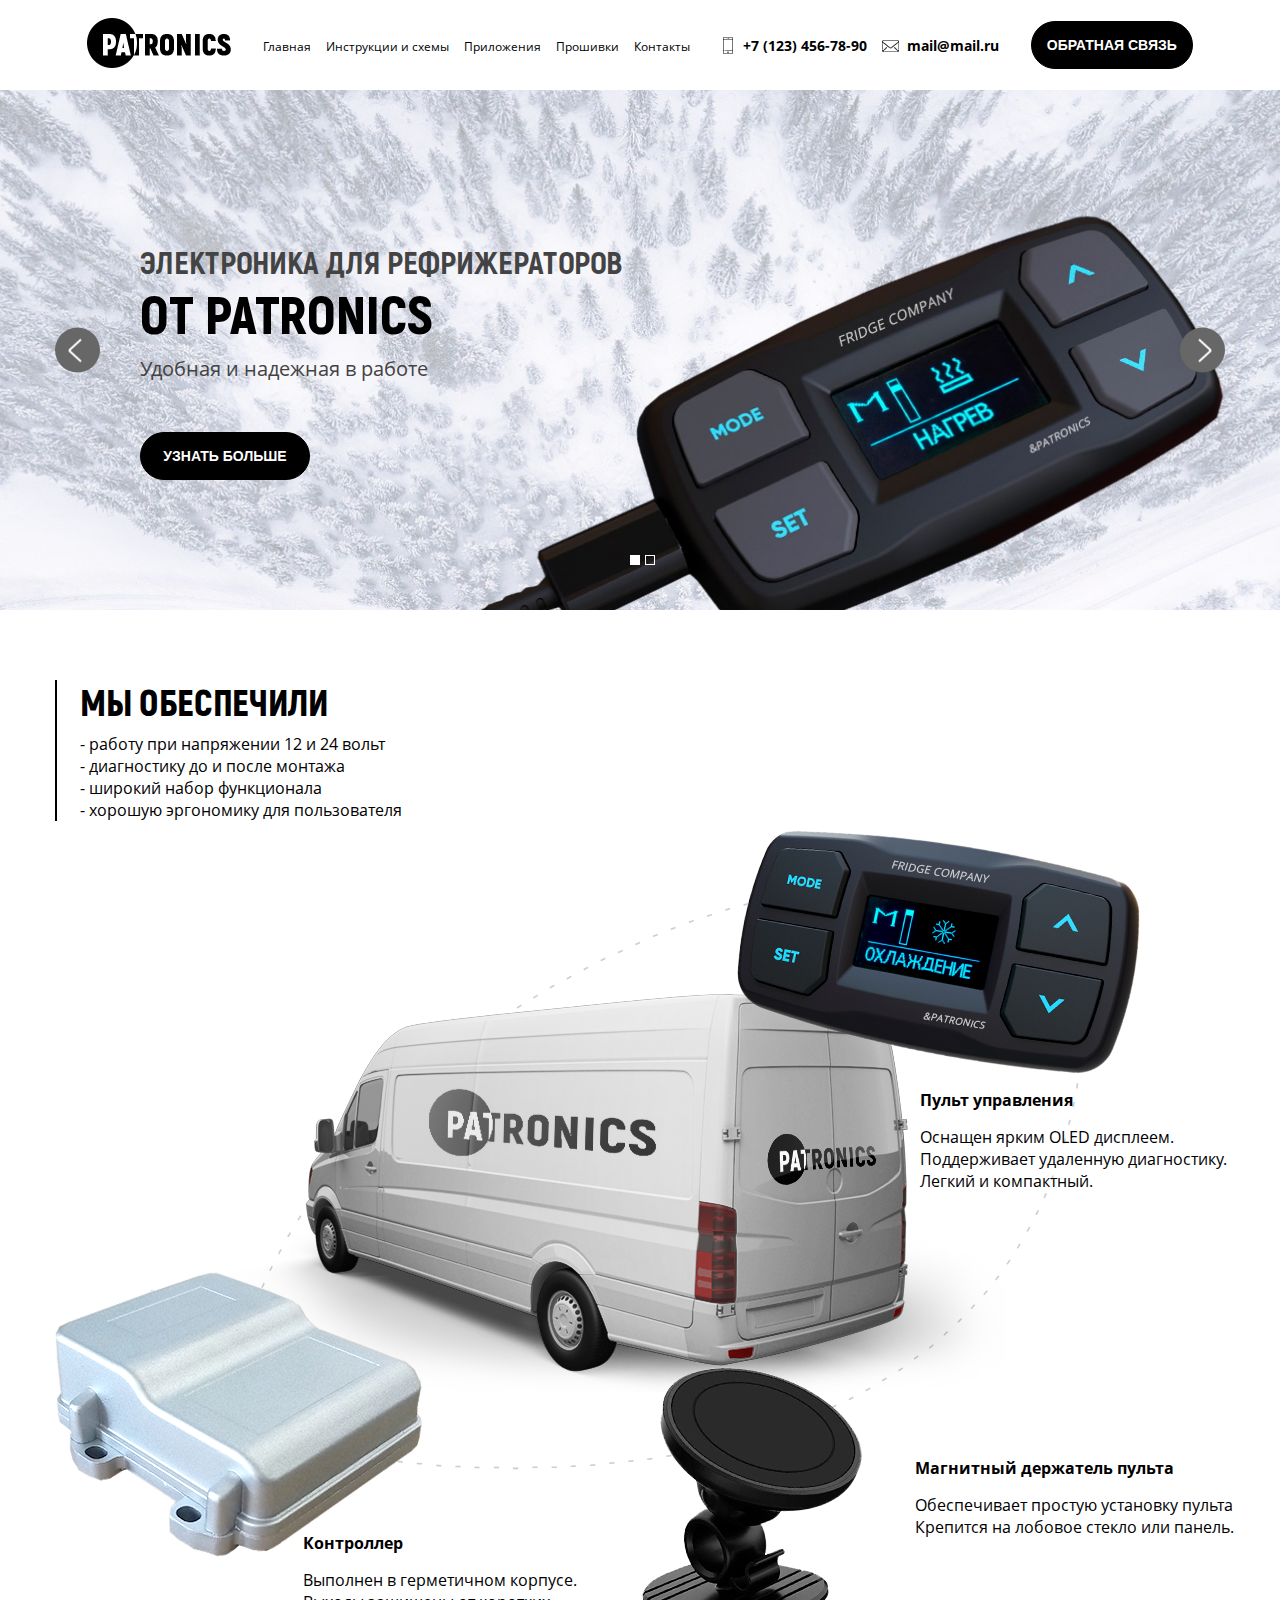
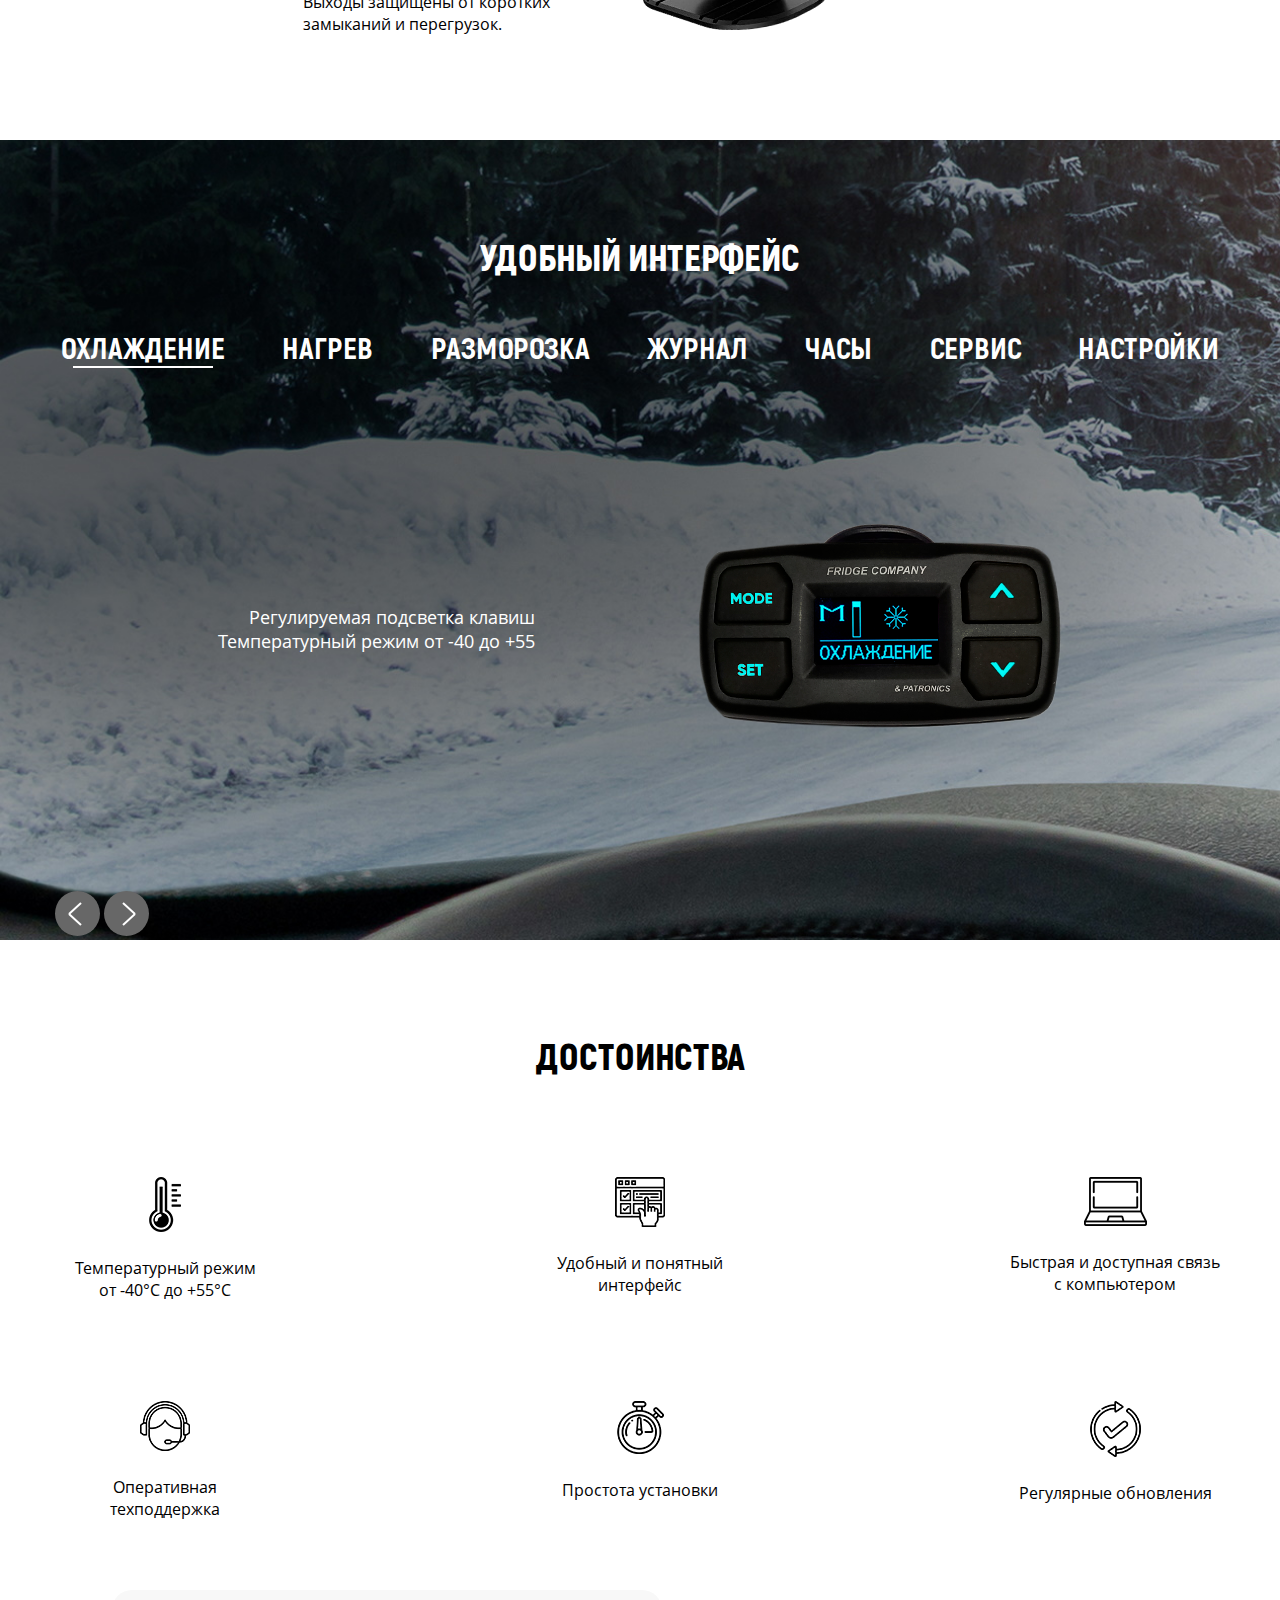
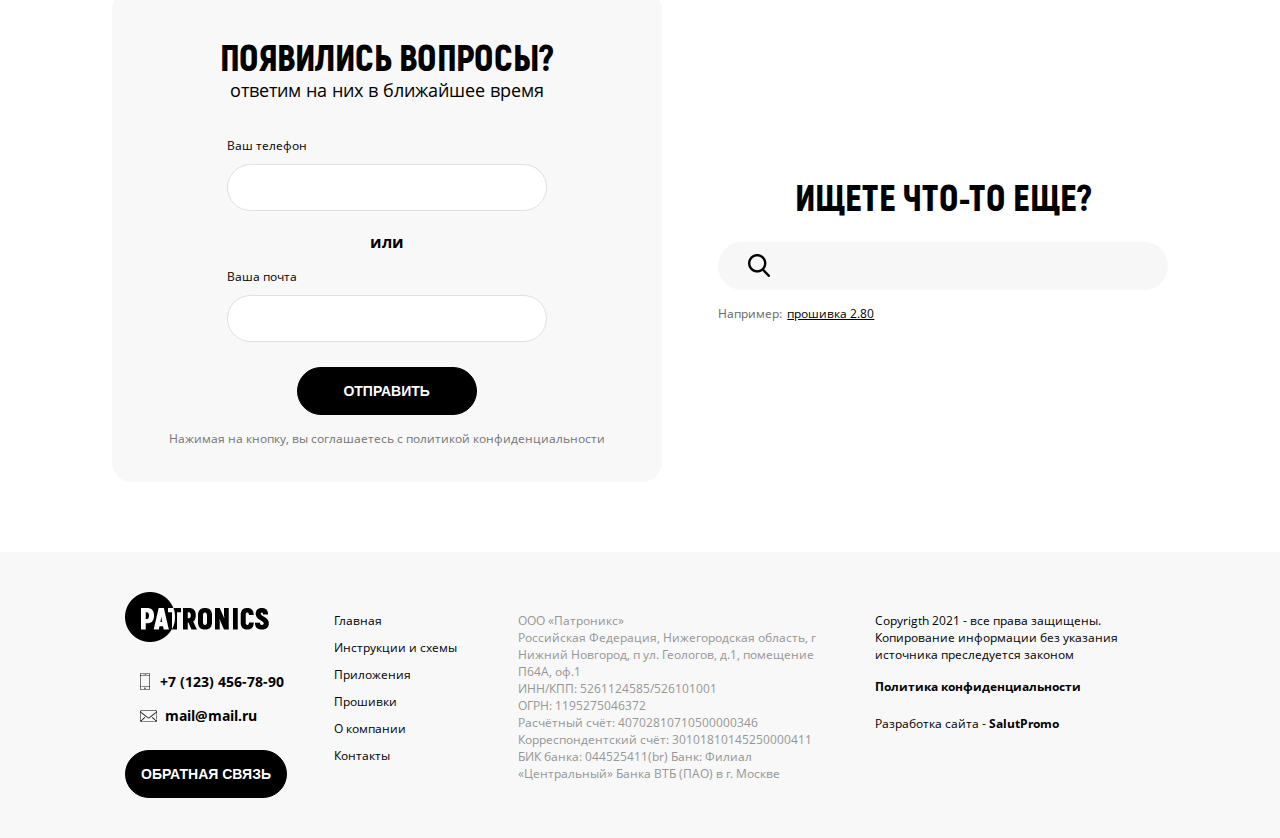
<file: index.html>
<!DOCTYPE html>
<html lang="en">
<head>
    <meta charset="UTF-8">
    <meta name="viewport" content="width=device-width, initial-scale=1.0">
    <link rel="stylesheet" href="assets/css/style.css">
    <link rel="stylesheet" href="assets/css/responce.css">
    <link rel="stylesheet" href="assets/css/fonts.css">
    <link rel="stylesheet" href="assets/css/lib/owl.carousel.min.css">
    <link rel="stylesheet" href="assets/css/lib/owl.theme.default.min.css">
    <title>Patronics</title>
</head>
<body>
    <header>
        <div class="navbar">
            <div class="container ">
                <div class="logo">
                    <img src="assets/images/logo.png" alt="">
                </div>
                <div class="menu">
                    <ul>
                        <li><a href="#">Главная</a></li>
                        <li><a href="#">Инструкции и схемы</a></li>
                        <li><a href="#">Приложения</a></li>
                        <li><a href="#">Прошивки</a></li>
                        <li><a href="#">Контакты</a></li>
                    </ul>
                    <div class="contacts-wrapper">
                        <div class="contact phone">
                            <a href="#">+7 (123) 456-78-90</a>
                        </div>
                        <div class="contact mail">
                            <a href="#">mail@mail.ru</a>
                        </div>
                    </div>
                    <button class="btn-black btn-modal">Обратная связь</button>
                </div>
                <div class="contacts-wrapper">
                    <div class="contact phone">
                        <a href="#">+7 (123) 456-78-90</a>
                    </div>
                    <div class="contact mail">
                        <a href="#">mail@mail.ru</a>
                    </div>
                </div>
                <button class="btn-black btn-modal">Обратная связь</button>
                <button class="btn-menu"><span></span></button>
            </div>
        </div>
        
    </header>
    <section class="main-slider">
        <div class="slider-wrapper owl-carousel">
            <div class="slider-item">
                <img class="bg-image" src="assets/images/main-slider/1.jpg" alt="">
                <div class="container">
                    <h1 class="slider-title">
                        Электроника для рефрижераторов
                        <b>от PATRONICS</b>
                    </h1>
                    <p>Удобная и надежная в работе</p>
                    <button class="btn-black">Узнать больше</button>
                </div>
            </div>
            <div class="slider-item">
                <img class="bg-image" src="assets/images/main-slider/2.jpg" alt="">
                <div class="container">
                    <h1 class="slider-title">
                        Электроника для рефрижераторов
                        <b>от PATRONICS</b>
                    </h1>
                    <p>Удобная и надежная в работе</p>
                </div>
            </div>
        </div>
        <div class="nav-btns-wrapper container"></div>
        <div class="nav-dots-wrapper container"></div>
    </section>
    <section class="refrigerator-package">
        <div class="container">
            <div class="our-pluses">
                <h1 class="title">Мы обеспечили</h1>
                <ul class="simple-list">
                    <li>- работу при напряжении 12 и 24 вольт</li>
                    <li>- диагностику до и после монтажа</li>
                    <li>- широкий набор функционала</li>
                    <li>- хорошую эргономику для пользователя</li>
                </ul>
            </div>
            <div class="remote-controller package-item">
                <img src="assets/images/package/1.png" alt="">
                <div class="item-text">
                    <span class="item-title">Пульт управления</span>
                    <p>Оснащен ярким OLED дисплеем.</p>
                    <p>Поддерживает удаленную диагностику.</p>
                    <p>Легкий и компактный.</p>
                </div>                
            </div>
            <div class="stand package-item">
                <img src="assets/images/package/2.png" alt="">
                <div class="item-text">
                    <span class="item-title">Магнитный держатель пульта</span>
                    <p>Обеспечивает простую установку пульта</p>
                    <p>Крепится на лобовое стекло или панель.</p>
                </div>                
            </div>
            <div class="controller package-item">
                <img src="assets/images/package/3.png" alt="">
                <div class="item-text">
                    <span class="item-title">Контроллер</span>
                    <p>Выполнен в герметичном корпусе.</p>
                    <p>Выходы защищены от коротких замыканий и перегрузок.</p>
                </div>                
            </div>
        </div>
    </section>
    <section class="panel-interface">
        <div class="container">
            <h1 class="title">Удобный интерфейс</h1>
            <div class="btn-interface-wrapper">
                <button class="btn-interface" interface="cooling">Охлаждение</button>
                <button class="btn-interface" interface="heat">Нагрев</button>
                <button class="btn-interface" interface="defrost">Разморозка</button>
                <button class="btn-interface" interface="journal">Журнал</button>
                <button class="btn-interface" interface="watch">Часы</button>
                <button class="btn-interface" interface="service">Сервис</button>
                <button class="btn-interface" interface="settings">Настройки</button>
                <div class="white-line" style="left: -1000px;"></div>
            </div>
        </div>
        <div class="interface-viewer container">
            <div class="interface-text-wrapper">
                <div class="interface-text active" interface="cooling">
                    <p>Регулируемая подсветка клавиш</p>
                    <p>Температурный режим от -40 до +55</p>
                </div>
                <div class="interface-text" interface="heat">
                    <p>2</p>
                    <p>Температурный режим от -40 до +55</p>
                </div>
                <div class="interface-text" interface="defrost">
                    <p>3</p>
                    <p>Температурный режим от -40 до +55</p>
                </div>
                <div class="interface-text" interface="journal">
                    <p>4</p>
                    <p>Температурный режим от -40 до +55</p>
                </div>
                <div class="interface-text" interface="watch">
                    <p>5</p>
                    <p>Температурный режим от -40 до +55</p>
                </div>
                <div class="interface-text" interface="service">
                    <p>6</p>
                    <p>Температурный режим от -40 до +55</p>
                </div>
                <div class="interface-text" interface="settings">
                    <p>7</p>
                    <p>Температурный режим от -40 до +55</p>
                </div>

            </div>
            <div class="interface">
                <img class="panel" src="assets/images/panel-interface/panel.png" alt="">
                <img src="assets/images/panel-interface/1.png" class="active" alt="" interface="cooling">
                <img src="assets/images/panel-interface/2.png" alt="" interface="heat">
                <img src="assets/images/panel-interface/3.png" alt="" interface="defrost">
                <img src="assets/images/panel-interface/4.png" alt="" interface="journal">
                <img src="assets/images/panel-interface/5.png" alt="" interface="watch">
                <img src="assets/images/panel-interface/6.png" alt="" interface="service">
                <img src="assets/images/panel-interface/7.png" alt="" interface="settings">
            </div>
        </div>
        <div class="container interface-switcher-container">
            <div class="interface-switcher owl-carousel">
                <span class="btn-interface" interface="cooling">Охлаждение</span>
                <span class="btn-interface" interface="heat">Нагрев</span>
                <span class="btn-interface" interface="defrost">Разморозка</span>
                <span class="btn-interface" interface="journal">Журнал</span>
                <span class="btn-interface" interface="watch">Часы</span>
                <span class="btn-interface" interface="service">Сервис</span>
                <span class="btn-interface" interface="settings">Настройки</span>
            </div>
            <div class="interface-switcher-navs">

            </div>
        </div>
        
    </section>
    <section class="our-pluses-sect">
        <div class="container">
            <h1 class="title">Достоинства</h1>
            <div class="pluses-wrapper">
                <div class="plus-item">
                    <div class="plus-icon">
                        <img src="assets/images/icons/plus1.png" alt="">
                    </div>
                    <span class="plus-text">Температурный режим<br>от -40°C до +55°C</span>
                </div>
                <div class="plus-item">
                    <div class="plus-icon">
                        <img src="assets/images/icons/plus2.png" alt="">
                    </div>
                    <span class="plus-text">Удобный и понятный<br>интерфейс</span>
                </div>
                <div class="plus-item">
                    <div class="plus-icon">
                        <img src="assets/images/icons/plus3.png" alt="">
                    </div>
                    <span class="plus-text">Быстрая и доступная связь<br>с компьютером</span>
                </div>
            </div>
            <div class="pluses-wrapper">
                <div class="plus-item">
                    <div class="plus-icon">
                        <img src="assets/images/icons/plus4.png" alt="">
                    </div>
                    <span class="plus-text">Оперативная<br>техподдержка</span>
                </div>
                <div class="plus-item">
                    <div class="plus-icon">
                        <img src="assets/images/icons/plus5.png" alt="">
                    </div>
                    <span class="plus-text">Простота установки</span>
                </div>
                <div class="plus-item">
                    <div class="plus-icon">
                        <img src="assets/images/icons/plus6.png" alt="">
                    </div>
                    <span class="plus-text">Регулярные обновления</span>
                </div>
            </div>

            
        </div>
    </section>
    <section class="contact-us">
        <div class="container">
            <div class="contact-form-wrapper">
                <h1 class="title">Появились вопросы?</h1>
                <span class="subtitle">ответим на них в ближайшее время</span>
                <form action="" class="contact-form">
                    <div class="input-form">
                        <label>Ваш телефон</label>
                        <input type="text" name="phone">
                    </div>
                    <b>или</b>
                    <div class="input-form">
                        <label>Ваша почта</label>
                        <input type="text" name="mail">
                    </div>
                    <div class="btn-wrapper">
                        <button class="btn-black">Отправить</button>
                        <span class="policy">Нажимая на кнопку, вы соглашаетесь с политикой конфиденциальности</span>
                    </div>
                   
                </form>
            </div>
            <div class="search-form-wrapper">
                <h1 class="title">Ищете что-то еще?</h1>
                <div class="search-form">
                    <input type="text">
                </div>
                <div class="search-example">
                    <span>Например:</span>
                    <button>прошивка 2.80</button>
                </div>
            </div>
        </div>
    </section>
    <footer>
        <div class="container">
            <div class="footer-col">
                <div class="logo">
                    <img src="assets/images/logo.png" alt="">
                </div>
                <div class="contacts-wrapper">
                    <div class="contact phone">
                        <a href="#">+7 (123) 456-78-90</a>
                    </div>
                    <div class="contact mail">
                        <a href="#">mail@mail.ru</a>
                    </div>
                </div>
                <button class="btn-black">Обратная связь</button>
            </div>
            <div class="footer-col">
                <div class="menu">
                    <ul>
                        <li><a href="#">Главная</a></li>
                        <li><a href="#">Инструкции и схемы</a></li>
                        <li><a href="#">Приложения</a></li>
                        <li><a href="#">Прошивки</a></li>
                        <li><a href="#">О компании</a></li>
                        <li><a href="#">Контакты</a></li>
                    </ul>
                </div>
            </div>
            <div class="footer-col">
                <span class="info">
                    ООО «Патроникс»<br>
                    Российская Федерация, Нижегородская область,
                    г Нижний Новгород, п ул. Геологов,  д.1,
                    помещение П64А, оф.1<br>
                    ИНН/КПП: 5261124585/526101001<br>
                    ОГРН: 1195275046372<br>
                    Расчётный счёт: 40702810710500000346<br>
                    Корреспондентский счёт: 30101810145250000411<br>
                    БИК банка: 044525411(br)
                    Банк: Филиал «Центральный» Банка ВТБ (ПАО) в г. Москве
                </span>
            </div>
            <div class="footer-col">
                <span class="copyright">
                    Copyrigth 2021 - все права защищены.<br>
                    Копирование информации без указания
                    источника преследуется законом
                </span>
                <a class="policy">Политика конфиденциальности</a>
                <div class="salut">
                    <span>Разработка сайта -</span>
                    <a href="https://salut-promo.ru/">SalutPromo</a>
                </div>
            </div>
        </div>
    </footer>
    <div class="modal" id="modalContactForm">
        <div class="modal-dialog">
            <button class="btn-modal-close"></button>
            <div class="contact-form-wrapper">
                <h1 class="title">Появились вопросы?</h1>
                <span class="subtitle">ответим на них в ближайшее время</span>
                <form action="" class="contact-form">
                    <div class="input-form">
                        <label>Ваш телефон</label>
                        <input type="text" name="phone">
                    </div>
                    <b>или</b>
                    <div class="input-form">
                        <label>Ваша почта</label>
                        <input type="text" name="mail">
                    </div>
                    <div class="btn-wrapper">
                        <button class="btn-black">Отправить</button>
                        <span class="policy">Нажимая на кнопку, вы соглашаетесь с политикой конфиденциальности</span>
                    </div>
                </form>
            </div>
        </div>
        
    </div>
    <script src="assets/js/lib/jquery-3.5.1.min.js"></script>
    <script src="assets/js/lib/owl.carousel.min.js"></script>
    <script src="assets/js/lib/jquery.validate.min.js"></script>
    <script src="assets/js/lib/messages_ru.min.js"></script>
    <script src="assets/js/lib/jquery.maskedinput.min.js"></script>
    <script src="assets/js/index.js"></script>
</body>
</html>
</file>
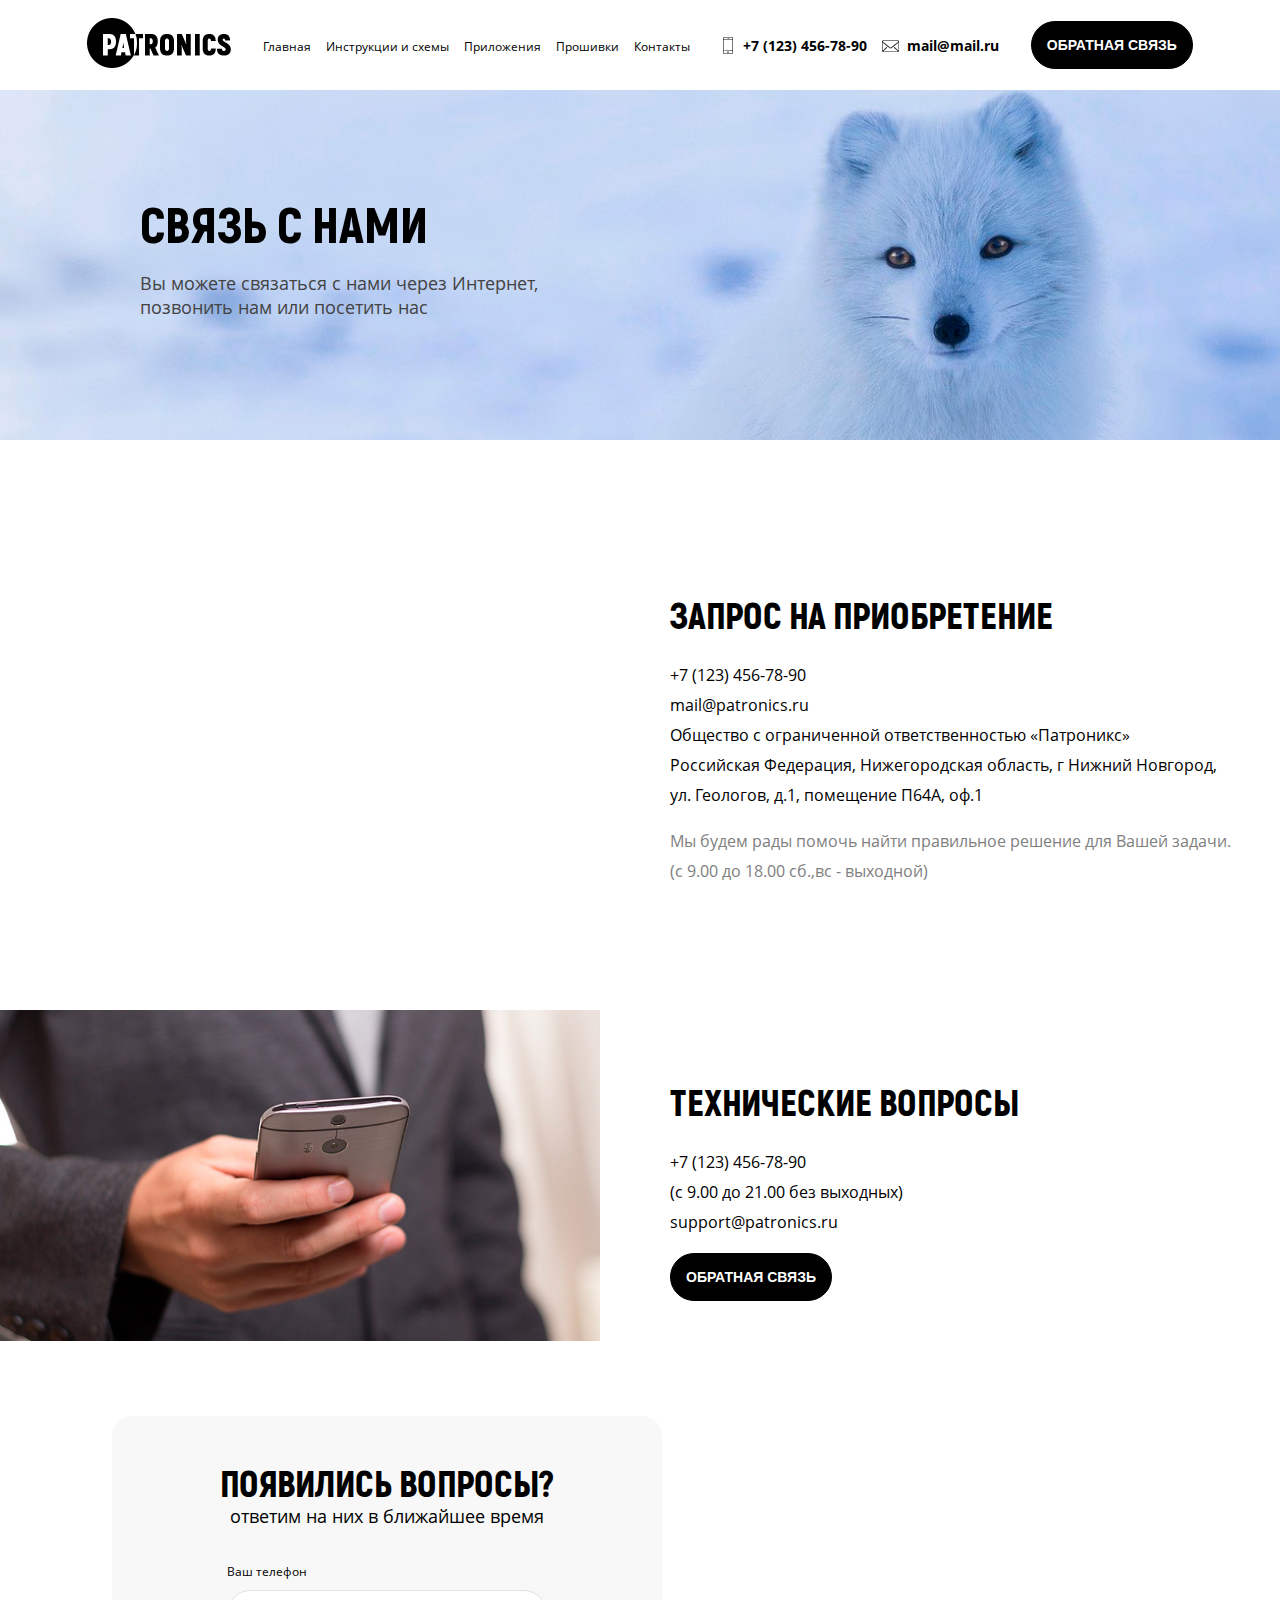
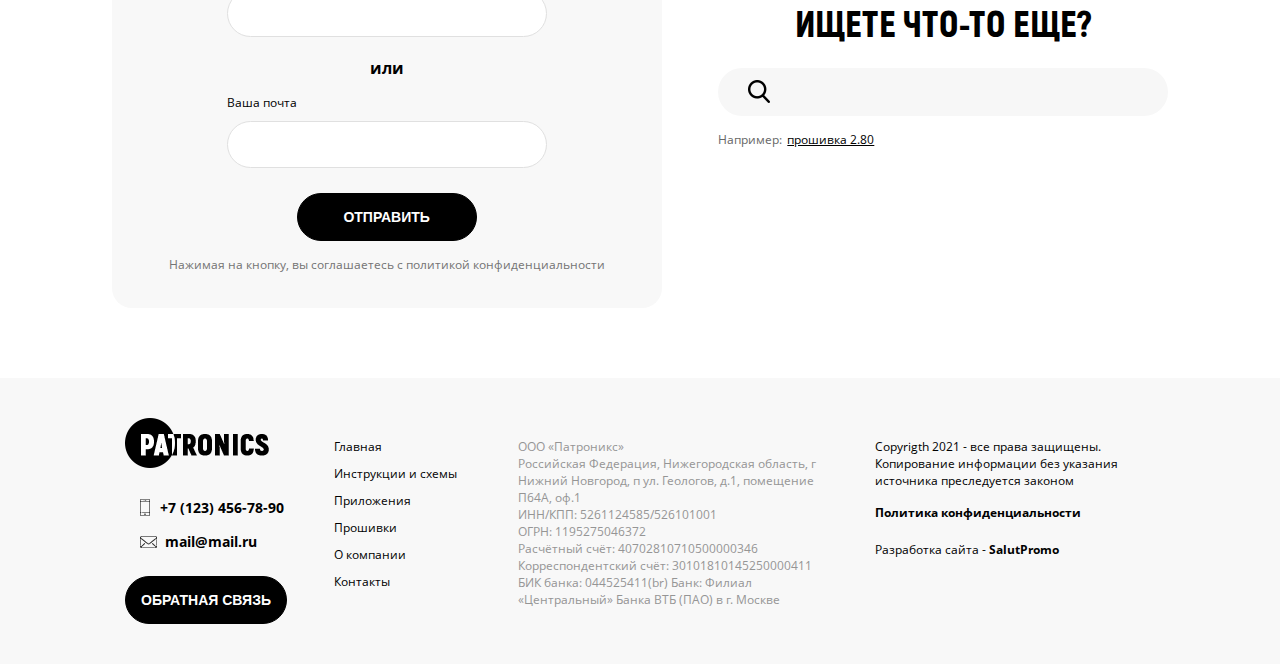
<file: contacts.html>
<!DOCTYPE html>
<html lang="en">
<head>
    <meta charset="UTF-8">
    <meta name="viewport" content="width=device-width, initial-scale=1.0">
    <link rel="stylesheet" href="assets/css/style.css">
    <link rel="stylesheet" href="assets/css/responce.css">
    <link rel="stylesheet" href="assets/css/fonts.css">
    <link rel="stylesheet" href="assets/css/lib/owl.carousel.min.css">
    <link rel="stylesheet" href="assets/css/lib/owl.theme.default.min.css">
    <title>Patronics</title>
</head>
<body>
    <header>
        <div class="navbar">
            <div class="container ">
                <div class="logo">
                    <img src="assets/images/logo.png" alt="">
                </div>
                <div class="menu">
                    <ul>
                        <li><a href="#">Главная</a></li>
                        <li><a href="#">Инструкции и схемы</a></li>
                        <li><a href="#">Приложения</a></li>
                        <li><a href="#">Прошивки</a></li>
                        <li><a href="#">Контакты</a></li>
                    </ul>
                    <div class="contacts-wrapper">
                        <div class="contact phone">
                            <a href="#">+7 (123) 456-78-90</a>
                        </div>
                        <div class="contact mail">
                            <a href="#">mail@mail.ru</a>
                        </div>
                    </div>
                    <button class="btn-black btn-modal">Обратная связь</button>
                </div>
                <div class="contacts-wrapper">
                    <div class="contact phone">
                        <a href="#">+7 (123) 456-78-90</a>
                    </div>
                    <div class="contact mail">
                        <a href="#">mail@mail.ru</a>
                    </div>
                </div>
                <button class="btn-black btn-modal">Обратная связь</button>
                <button class="btn-menu"><span></span></button>
            </div>
        </div>
        
    </header>
    <section class="section-title" style="background-image: url(assets/images/section_bg/about-us.jpg);">
        <div class="container">
            <h1 class="title">Связь с нами</h1>
            <p>Вы можете связаться с нами через Интернет,<br>позвонить нам или посетить нас</p>
        </div>
    </section>
    <section class="sect-contact-us">
        <div class="row">
            <div class="col col-ymap">
                <div class="ymap">
                    <script type="text/javascript" charset="utf-8" async src="https://api-maps.yandex.ru/services/constructor/1.0/js/?um=constructor%3A8223df2064c9e39135c3b1edf59f559b70384fcaeee6e13f52af9b2ce57892b6&amp;width=100%25&amp;height=100%&amp;lang=ru_RU&amp;scroll=true"></script>
                </div>
            </div>
            <div class="col text">
                <div class="text-wrapper">
                    <h1 class="title left">Запрос на приобретение</h1>
                    <p>
                        +7 (123) 456-78-90<br>
                        mail@patronics.ru<br>
                        Общество с ограниченной ответственностью «Патроникс»<br>
                        Российская Федерация, Нижегородская область, г Нижний Новгород,<br>
                        ул. Геологов,  д.1, помещение П64А, оф.1
                    </p>
                    <p class="text-gray">
                        Мы будем рады помочь найти правильное решение для Вашей задачи.<br>
                        (c 9.00 до 18.00 сб.,вс - выходной)
                    </p>
                </div>

            </div>
        </div>
        <div class="row">
            <div class="col">
                <div class="img-wrapper">
                    <img src="assets/images/telephone-586266_1920.jpg" alt="">
                </div>
            </div>
            <div class="col text">
                <div class="text-wrapper">
                    <h1 class="title left">Технические вопросы</h1>
                    <p>
                        +7 (123) 456-78-90<br>
                        (c 9.00 до 21.00 без выходных)<br>
                        support@patronics.ru
                    </p>
                    <button class="btn-black btn-modal">Обратная связь</button>
                </div>
            </div>
        </div>
        
    </section>
    <section class="contact-us">
        <div class="container">
            <div class="contact-form-wrapper">
                <h1 class="title">Появились вопросы?</h1>
                <span class="subtitle">ответим на них в ближайшее время</span>
                <form action="" class="contact-form">
                    <div class="input-form">
                        <label>Ваш телефон</label>
                        <input type="text" name="phone">
                    </div>
                    <b>или</b>
                    <div class="input-form">
                        <label>Ваша почта</label>
                        <input type="text" name="mail">
                    </div>
                    <div class="btn-wrapper">
                        <button class="btn-black">Отправить</button>
                        <span class="policy">Нажимая на кнопку, вы соглашаетесь с политикой конфиденциальности</span>
                    </div>
                   
                </form>
            </div>
            <div class="search-form-wrapper">
                <h1 class="title">Ищете что-то еще?</h1>
                <div class="search-form">
                    <input type="text">
                </div>
                <div class="search-example">
                    <span>Например:</span>
                    <button>прошивка 2.80</button>
                </div>
            </div>
        </div>
    </section>
    <footer>
        <div class="container">
            <div class="footer-col">
                <div class="logo">
                    <img src="assets/images/logo.png" alt="">
                </div>
                <div class="contacts-wrapper">
                    <div class="contact phone">
                        <a href="#">+7 (123) 456-78-90</a>
                    </div>
                    <div class="contact mail">
                        <a href="#">mail@mail.ru</a>
                    </div>
                </div>
                <button class="btn-black">Обратная связь</button>
            </div>
            <div class="footer-col">
                <div class="menu">
                    <ul>
                        <li><a href="#">Главная</a></li>
                        <li><a href="#">Инструкции и схемы</a></li>
                        <li><a href="#">Приложения</a></li>
                        <li><a href="#">Прошивки</a></li>
                        <li><a href="#">О компании</a></li>
                        <li><a href="#">Контакты</a></li>
                    </ul>
                </div>
            </div>
            <div class="footer-col">
                <span class="info">
                    ООО «Патроникс»<br>
                    Российская Федерация, Нижегородская область,
                    г Нижний Новгород, п ул. Геологов,  д.1,
                    помещение П64А, оф.1<br>
                    ИНН/КПП: 5261124585/526101001<br>
                    ОГРН: 1195275046372<br>
                    Расчётный счёт: 40702810710500000346<br>
                    Корреспондентский счёт: 30101810145250000411<br>
                    БИК банка: 044525411(br)
                    Банк: Филиал «Центральный» Банка ВТБ (ПАО) в г. Москве
                </span>
            </div>
            <div class="footer-col">
                <span class="copyright">
                    Copyrigth 2021 - все права защищены.<br>
                    Копирование информации без указания
                    источника преследуется законом
                </span>
                <a class="policy">Политика конфиденциальности</a>
                <div class="salut">
                    <span>Разработка сайта -</span>
                    <a href="https://salut-promo.ru/">SalutPromo</a>
                </div>
            </div>
        </div>
    </footer>
    <div class="modal" id="modalContactForm">
        <div class="modal-dialog">
            <button class="btn-modal-close"></button>
            <div class="contact-form-wrapper">
                <h1 class="title">Появились вопросы?</h1>
                <span class="subtitle">ответим на них в ближайшее время</span>
                <form action="" class="contact-form">
                    <div class="input-form">
                        <label>Ваш телефон</label>
                        <input type="text" name="phone">
                    </div>
                    <b>или</b>
                    <div class="input-form">
                        <label>Ваша почта</label>
                        <input type="text" name="mail">
                    </div>
                    <div class="btn-wrapper">
                        <button class="btn-black">Отправить</button>
                        <span class="policy">Нажимая на кнопку, вы соглашаетесь с политикой конфиденциальности</span>
                    </div>
                </form>
            </div>
        </div>
    </div>
    <script src="assets/js/lib/jquery-3.5.1.min.js"></script>
    <script src="assets/js/lib/owl.carousel.min.js"></script>
    <script src="assets/js/lib/jquery.validate.min.js"></script>
    <script src="assets/js/lib/messages_ru.min.js"></script>
    <script src="assets/js/lib/jquery.maskedinput.min.js"></script>
    <script src="assets/js/index.js"></script>
</body>
</html>
</file>
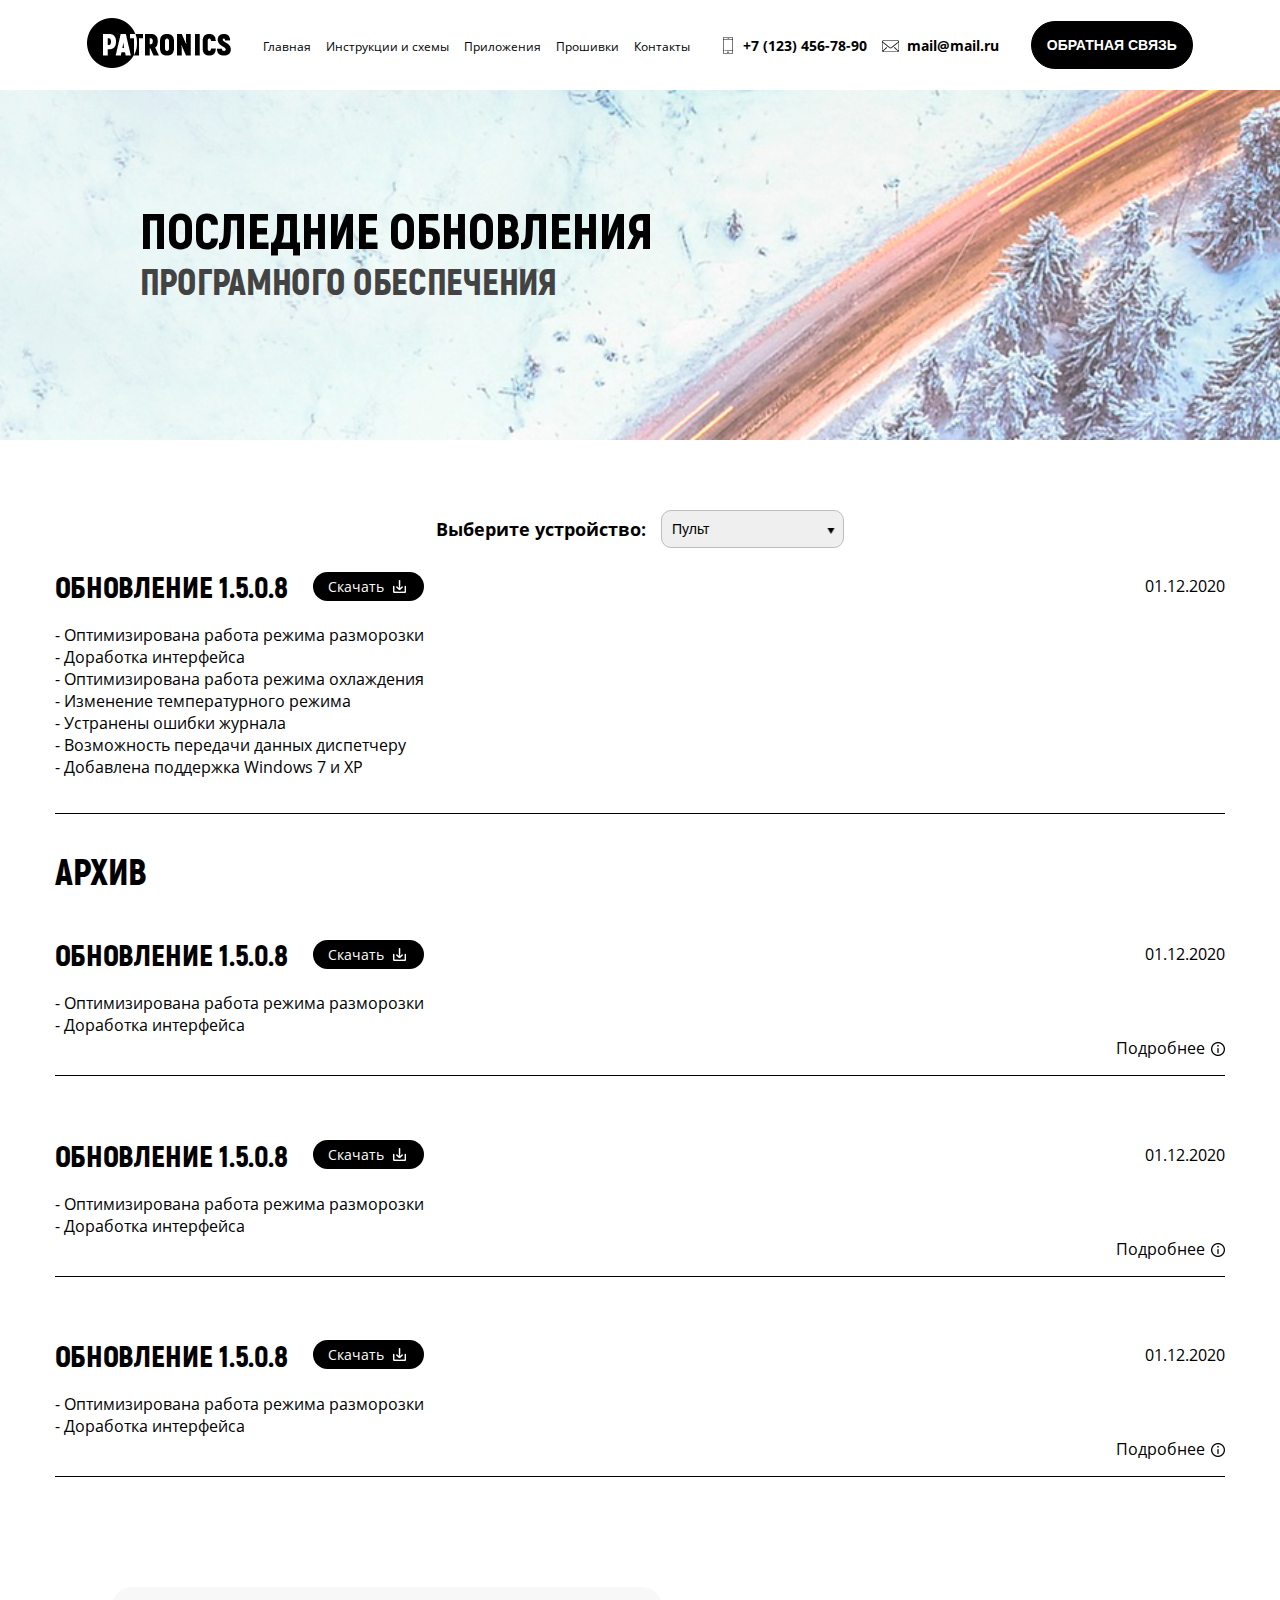
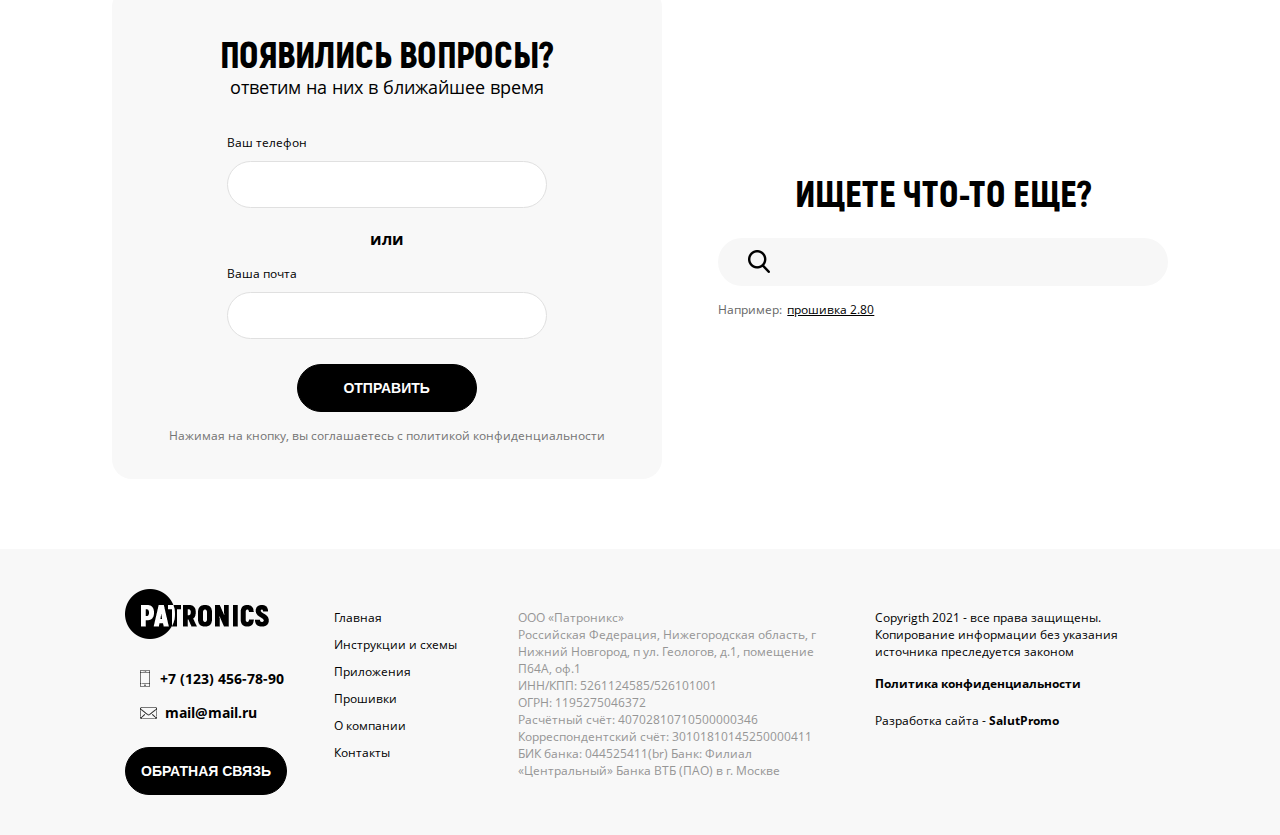
<file: firmware.html>
<!DOCTYPE html>
<html lang="en">
<head>
    <meta charset="UTF-8">
    <meta name="viewport" content="width=device-width, initial-scale=1.0">
    <link rel="stylesheet" href="assets/css/style.css">
    <link rel="stylesheet" href="assets/css/responce.css">
    <link rel="stylesheet" href="assets/css/fonts.css">
    <link rel="stylesheet" href="assets/css/lib/owl.carousel.min.css">
    <link rel="stylesheet" href="assets/css/lib/owl.theme.default.min.css">
    <title>Patronics</title>
</head>
<body>
    <header>
        <div class="navbar">
            <div class="container ">
                <div class="logo">
                    <img src="assets/images/logo.png" alt="">
                </div>
                <div class="menu">
                    <ul>
                        <li><a href="#">Главная</a></li>
                        <li><a href="#">Инструкции и схемы</a></li>
                        <li><a href="#">Приложения</a></li>
                        <li><a href="#">Прошивки</a></li>
                        <li><a href="#">Контакты</a></li>
                    </ul>
                    <div class="contacts-wrapper">
                        <div class="contact phone">
                            <a href="#">+7 (123) 456-78-90</a>
                        </div>
                        <div class="contact mail">
                            <a href="#">mail@mail.ru</a>
                        </div>
                    </div>
                    <button class="btn-black btn-modal">Обратная связь</button>
                </div>
                <div class="contacts-wrapper">
                    <div class="contact phone">
                        <a href="#">+7 (123) 456-78-90</a>
                    </div>
                    <div class="contact mail">
                        <a href="#">mail@mail.ru</a>
                    </div>
                </div>
                <button class="btn-black btn-modal">Обратная связь</button>
                <button class="btn-menu"><span></span></button>
            </div>
        </div>
        
    </header>
    <section class="section-title" style="background-image: url(assets/images/section_bg/firmware.jpg);">
        <div class="container">
            <h1 class="title">последние обновления</h1>
            <h2 class="subtitle">програмного обеспечения</h2>
        </div>
    </section>
    <section class="sect-firmware">
        <div class="container">
            <div class="select-switcher-form">
                <label>Выберите устройство:</label>
                <div class="select">
                    <select class="select-switcher">
                        <option value="1">Пульт</option>
                        <option value="2">Не пульт</option>
                        <option value="3">Вот вообще не пульт</option>
                    </select>
                </div>
            </div>
            <div class="card-viewer">
                <div class="card active" card-name="1">
                    <div class="update last">
                        <div class="update-title">
                            <h1 class="title">Обновление 1.5.0.8</h1>
                            <a href="#" class="link-download">Скачать</a>
                            <span class="date">01.12.2020</span>
                        </div>
                        <div class="update-description">
                            <div class="text-preview">
                                <p>- Оптимизирована работа режима разморозки</p>
                                <p>- Доработка интерфейса</p>
                            </div>
                            <div class="text-full">
                                <p>- Оптимизирована работа режима охлаждения</p>
                                <p>- Изменение температурного режима</p>
                                <p>- Устранены ошибки журнала</p>
                                <p>- Возможность передачи данных диспетчеру</p>
                                <p>- Добавлена поддержка Windows 7 и XP</p>
                            </div>
                        </div>
                    </div>
                    <h1 class="title left">Архив</h1>
                    <div class="update archive">
                        <div class="update-title">
                            <h1 class="title">Обновление 1.5.0.8</h1>
                            <a href="#" class="link-download">Скачать</a>
                            <span class="date">01.12.2020</span>
                        </div>
                        <div class="update-description">
                            <div class="text-preview">
                                <p>- Оптимизирована работа режима разморозки</p>
                                <p>- Доработка интерфейса</p>
                            </div>
                            <div class="text-full">
                                <div class="text-wrapper">
                                    <p>- Оптимизирована работа режима охлаждения</p>
                                    <p>- Изменение температурного режима</p>
                                    <p>- Устранены ошибки журнала</p>
                                    <p>- Возможность передачи данных диспетчеру</p>
                                    <p>- Добавлена поддержка Windows 7 и XP</p>
                                </div>
                            </div>
                        </div>
                        <div class="btn-wrapper">
                            <button class="update-show">Подробнее</button>
                        </div>
                        
                    </div>
                    <div class="update archive">
                        <div class="update-title">
                            <h1 class="title">Обновление 1.5.0.8</h1>
                            <a href="#" class="link-download">Скачать</a>
                            <span class="date">01.12.2020</span>
                        </div>
                        <div class="update-description">
                            <div class="text-preview">
                                <p>- Оптимизирована работа режима разморозки</p>
                                <p>- Доработка интерфейса</p>
                            </div>
                            <div class="text-full">
                                <div class="text-wrapper">
                                    <p>- Оптимизирована работа режима охлаждения</p>
                                    <p>- Изменение температурного режима</p>
                                    <p>- Устранены ошибки журнала</p>
                                    <p>- Возможность передачи данных диспетчеру</p>
                                    <p>- Добавлена поддержка Windows 7 и XP</p>
                                </div>
                            </div>
                        </div>
                        <div class="btn-wrapper">
                            <button class="update-show">Подробнее</button>
                        </div>
                        
                    </div>
                    <div class="update archive">
                        <div class="update-title">
                            <h1 class="title">Обновление 1.5.0.8</h1>
                            <a href="#" class="link-download">Скачать</a>
                            <span class="date">01.12.2020</span>
                        </div>
                        <div class="update-description">
                            <div class="text-preview">
                                <p>- Оптимизирована работа режима разморозки</p>
                                <p>- Доработка интерфейса</p>
                            </div>
                            <div class="text-full">
                                <div class="text-wrapper">
                                    <p>- Оптимизирована работа режима охлаждения</p>
                                    <p>- Изменение температурного режима</p>
                                    <p>- Устранены ошибки журнала</p>
                                    <p>- Возможность передачи данных диспетчеру</p>
                                    <p>- Добавлена поддержка Windows 7 и XP</p>
                                </div>
                            </div>
                        </div>
                        <div class="btn-wrapper">
                            <button class="update-show">Подробнее</button>
                        </div>
                        
                    </div>
                </div>
                <div class="card" card-name="2">
                    2
                </div>
                <div class="card" card-name="3">
                    3
                </div>
            </div>
        </div>
    </section>



    <section class="contact-us">
        <div class="container">
            <div class="contact-form-wrapper">
                <h1 class="title">Появились вопросы?</h1>
                <span class="subtitle">ответим на них в ближайшее время</span>
                <form action="" class="contact-form">
                    <div class="input-form">
                        <label>Ваш телефон</label>
                        <input type="text" name="phone">
                    </div>
                    <b>или</b>
                    <div class="input-form">
                        <label>Ваша почта</label>
                        <input type="text" name="mail">
                    </div>
                    <div class="btn-wrapper">
                        <button class="btn-black">Отправить</button>
                        <span class="policy">Нажимая на кнопку, вы соглашаетесь с политикой конфиденциальности</span>
                    </div>
                   
                </form>
            </div>
            <div class="search-form-wrapper">
                <h1 class="title">Ищете что-то еще?</h1>
                <div class="search-form">
                    <input type="text">
                </div>
                <div class="search-example">
                    <span>Например:</span>
                    <button>прошивка 2.80</button>
                </div>
            </div>
        </div>
    </section>
    <footer>
        <div class="container">
            <div class="footer-col">
                <div class="logo">
                    <img src="assets/images/logo.png" alt="">
                </div>
                <div class="contacts-wrapper">
                    <div class="contact phone">
                        <a href="#">+7 (123) 456-78-90</a>
                    </div>
                    <div class="contact mail">
                        <a href="#">mail@mail.ru</a>
                    </div>
                </div>
                <button class="btn-black">Обратная связь</button>
            </div>
            <div class="footer-col">
                <div class="menu">
                    <ul>
                        <li><a href="#">Главная</a></li>
                        <li><a href="#">Инструкции и схемы</a></li>
                        <li><a href="#">Приложения</a></li>
                        <li><a href="#">Прошивки</a></li>
                        <li><a href="#">О компании</a></li>
                        <li><a href="#">Контакты</a></li>
                    </ul>
                </div>
            </div>
            <div class="footer-col">
                <span class="info">
                    ООО «Патроникс»<br>
                    Российская Федерация, Нижегородская область,
                    г Нижний Новгород, п ул. Геологов,  д.1,
                    помещение П64А, оф.1<br>
                    ИНН/КПП: 5261124585/526101001<br>
                    ОГРН: 1195275046372<br>
                    Расчётный счёт: 40702810710500000346<br>
                    Корреспондентский счёт: 30101810145250000411<br>
                    БИК банка: 044525411(br)
                    Банк: Филиал «Центральный» Банка ВТБ (ПАО) в г. Москве
                </span>
            </div>
            <div class="footer-col">
                <span class="copyright">
                    Copyrigth 2021 - все права защищены.<br>
                    Копирование информации без указания
                    источника преследуется законом
                </span>
                <a class="policy">Политика конфиденциальности</a>
                <div class="salut">
                    <span>Разработка сайта -</span>
                    <a href="https://salut-promo.ru/">SalutPromo</a>
                </div>
            </div>
        </div>
    </footer>
    <div class="modal" id="modalContactForm">
        <div class="modal-dialog">
            <button class="btn-modal-close"></button>
            <div class="contact-form-wrapper">
                <h1 class="title">Появились вопросы?</h1>
                <span class="subtitle">ответим на них в ближайшее время</span>
                <form action="" class="contact-form">
                    <div class="input-form">
                        <label>Ваш телефон</label>
                        <input type="text" name="phone">
                    </div>
                    <b>или</b>
                    <div class="input-form">
                        <label>Ваша почта</label>
                        <input type="text" name="mail">
                    </div>
                    <div class="btn-wrapper">
                        <button class="btn-black">Отправить</button>
                        <span class="policy">Нажимая на кнопку, вы соглашаетесь с политикой конфиденциальности</span>
                    </div>
                </form>
            </div>
        </div>
    </div>
    <script src="assets/js/lib/jquery-3.5.1.min.js"></script>
    <script src="assets/js/lib/owl.carousel.min.js"></script>
    <script src="assets/js/lib/jquery.validate.min.js"></script>
    <script src="assets/js/lib/messages_ru.min.js"></script>
    <script src="assets/js/lib/jquery.maskedinput.min.js"></script>
    <script src="assets/js/index.js"></script>
</body>
</html>
</file>
<file: assets/css/style.css>
*, ::after, ::before {
    box-sizing: border-box;
}

input:focus, button, select:focus
{
    outline: none;
}

a, button
{
    cursor: pointer;
}

a
{
    color: inherit;
    text-decoration: none;
}

body
{
    margin: 0;
    background-color: #ffffff;
    color: #000000;
    font-family: 'Open Sans';
    padding-top: 90px;
}

section
{
    margin-top: 70px;
}

section:first-of-type
{
    margin: 0;
}

section:last-of-type
{
    margin-bottom: 70px;
}

.modal-open
{
    overflow: hidden;
}

.container
{
    max-width: 1200px;
    width: 100%;
    margin-right: auto;
    margin-left: auto;
    padding: 0 15px;
}

.container::before, .container::after{
    content: ' ';
    display: table;
}

.navbar
{
    height: 90px;
    display: flex;
    align-items: center;
    justify-content: space-between;
    position: fixed;
    left: 0;
    top: 0;
    width: 100%;
    background-color: #ffffff;
    z-index: 20;
}

.menu ul
{
    list-style: none;
    padding-left: 0;
    margin: 0;
    display: flex;
}

.menu ul li
{
    margin-right: 15px;
}

.menu ul li:last-child
{
    margin-right: 0;
}

.menu ul a
{
    font-size: 12px;
    position: relative;
}

.menu ul a:after
{
    content: "";
    height: 2px;
    width: 0%;
    bottom: -5px;
    left: 50%;
    transform: translateX(-50%);
    transition: 0.5s;
    position: absolute;
    background-color: #000000;
}

.menu ul a:hover:after
{
    width: 80%;
}

.contacts-wrapper
{
    display: flex;
}

.contacts-wrapper .contact
{
    font-size: 14px;
    font-weight: 700;
    padding-left: 20px;
    margin-left: 15px;
    position: relative;
    transition: 0.5s;
}

.navbar .contacts-wrapper .contact:first-child
{
    margin-left: 0;
}

.navbar .container
{
    display: flex;
    align-items: center;
    justify-content: space-between;
}

.contacts-wrapper .contact a:after
{
    content: "";
    position: absolute;
    left: 0;
}

.contacts-wrapper .contact:hover
{
    transform: scale(1.1);
}

.contacts-wrapper .contact.phone a:after
{
    width: 10px;
    height: 17px;
    top: 1px;
    background-image: url(../images/icons/phone.png);
}

.contacts-wrapper .contact.mail
{
    padding-left: 25px;
}

.contacts-wrapper .contact.mail a:after
{
    width: 17px;
    height: 12px;
    top: 4px;
    background-image: url(../images/icons/mail.png);
}

.btn-black
{
    border: none;
    background-color: #000000;
    border: 1px solid #000000;
    color: #ffffff;
    font-size: 14px;
    text-transform: uppercase;
    font-weight: 700;
    padding: 15px;
    border-radius: 25px;
    transition: 0.5s;
}

.btn-black:hover
{
    background-color: #ffffff;
    color: #000000;
}

.main-slider
{
    position: relative;
}

.main-slider .slider-item
{
    height: 520px;
    position: relative;
    z-index: 10;
    display: flex;
    align-items: center;
}

.main-slider .slider-item .btn-black
{
    min-width: 170px;
}

.bg-image
{
    position: absolute;
    width: 100%;
    height: 100%;
    object-fit: cover;
    z-index: -1;
}

.main-slider .slider-title
{
    font-family: 'Akrobat';
    font-size: 32px;
    text-transform: uppercase;
    font-weight: 800;
    color: #434343;
    margin-bottom: 0;
}

.main-slider .slider-title b
{
    display: block;
    font-size: 54px;
    text-transform: uppercase;
    font-weight: 900;
    color: #000000;
}

.main-slider p
{
    color: #434343;
    font-size: 20px;
    margin-top: 10px;
    margin-bottom: 50px;
}

.main-slider .slider-wrapper .container
{
    padding: 0 100px;
}

.main-slider .nav-btns-wrapper
{
    display: flex;
    justify-content: space-between;
    position: absolute;
    left: 0;
    right: 0;
    top: 50%;
    transform: translateY(-50%);
    z-index: 15;
}

.owl-prev, .owl-next
{
    width: 45px;
    height: 45px;
    border: none;
    border-radius: 50%;
    background-color: #676767;
    position: relative;
    transition: 0.5s;
}

.owl-prev
{
    margin-right: auto;
}

.owl-next
{
    margin-left: auto;
}

.owl-prev:hover, .owl-next:hover
{
    transform: scale(1.1);
}

.owl-prev:after, .owl-next:after
{
    content: "";
    position: absolute;
    
    top: 50%;
    width: 14px;
    height: 24px;
    transform: translate(-50%, -50%);
}

.owl-prev:after
{
    background: url(../images/icons/slider-prev.png);
    left: 45%;
}

.owl-next:after
{
    background: url(../images/icons/slider-next.png);
    left: 55%;
}

.nav-dots-wrapper .owl-dot
{
    width: 10px;
    height: 10px;
    background: none;
    border: 1px solid #ffffff;
    display: block;
    padding: 0;
    margin-left: 5px;
    transition: 0.5s;
}

.nav-dots-wrapper
{
    position: absolute;
    left: 0;
    right: 0;
    bottom: 45px;
    z-index: 15;
    display: flex;
    justify-content: center;
}

.nav-dots-wrapper .owl-dot.active, .nav-dots-wrapper .owl-dot:hover
{
    background-color: #ffffff;
}

.title
{
    font-family: 'Akrobat';
    font-size: 36px;
    font-weight: 900;
    text-transform: uppercase;
    text-align: center;
}

.simple-list
{
    margin: 0;
    padding-left: 0;
    list-style: none;
}

.our-pluses
{
    position: relative;
    padding-left: 25px;
}

.our-pluses:after
{
    content: "";
    width: 2px;
    height: 100%;
    position: absolute;
    left: 0;
    top: 0;
    background-color: #000000;
}

.our-pluses .title
{
    margin-top: 0;
    text-align: left;
    margin-bottom: 10px;
}

.refrigerator-package
{
    height: 990px;
    background: url(../images/bg/van.png) 48% center no-repeat;
}

.refrigerator-package .container
{
    position: relative;
    display: flex;
    height: 100%;
    flex-direction: column;
}

.package-item
{
    display: inline-flex;
    flex-direction: column;
    align-items: flex-start;
    position: absolute;
}

.package-item .item-text
{
    width: 320px;
}

.package-item .item-title
{
    font-weight: 700;
    margin-bottom: 15px;
    display: block;
}

.package-item p
{
    margin-bottom: 0;
    margin-top: 0;
}

.remote-controller img
{
    margin-right: 100px;
}

.remote-controller .item-text
{
    margin-left: auto;
    margin-top: 15px;
}

.remote-controller
{
    right: 0;
    top: 150px;
}

.stand
{
    flex-direction: row;
    left: 50%;
    bottom: 40px;
    align-items: center;
}

.stand img
{
    margin-right: 50px;
}

.controller
{
    bottom: 35px;
}

.controller .item-text
{
    margin-left: auto;
    margin-top: -25px;
}

.controller img
{
    margin-right: 200px;
}

.panel-interface
{
    background: url(../images/bg/panel-interface.jpg) no-repeat;
    background-size: cover;
    color: #ffffff;
    height: 800px;
    display: flex;
    flex-direction: column;
}

.panel-interface .title
{
    margin-top: 95px;
    text-align: center;
}

.btn-interface
{
    border: none;
    background: none;
    font-family: 'Akrobat';
    color: #ffffff;
    font-weight: 800;
    font-size: 30px;
    text-transform: uppercase;
    transition: 0.5s;
    display: block;
}

.btn-interface:hover
{
    transform: scale(1.1);
}

.btn-interface-wrapper
{
    display: flex;
    justify-content: space-between;
    margin-top: 50px;
    position: relative;
}

.white-line
{
    position: absolute;
    height: 2px;
    background-color: #ffffff;
    bottom: -2px;
    transition: 0.5s;

}

.interface-viewer.container
{
    margin: auto;
    display: flex;
    align-items: center;
    justify-content: space-between;
}

.interface-viewer .interface
{
    position: relative;
    z-index: 10;
}

.interface [interface]
{
    position: absolute;
    left: 117px;
    top: 72px;
    z-index: -1;
    display: none;
}

.interface [interface].active
{
    display: block;
    opacity: 0;
}

.interface:after
{
    content: "";
    width: 123px;
    height: 68px;
    background-color: #000000;
    position: absolute;
    left: 117px;
    top: 72px;
    z-index: -5;
}

.interface-text
{
    text-align: right;
    font-size: 18px;
    display: none;
}

.interface-text.active
{
    display: block;
    opacity: 0;
}

.interface-text p
{
    margin-bottom: 0;
    margin-top: 0;
}

.our-pluses-sect .pluses-wrapper
{
    display: flex;
    justify-content: space-between;
    margin-top: 100px;
}

.our-pluses-sect .plus-item
{
    width: 220px;
}

.our-pluses-sect .plus-icon
{
    text-align: center;
    margin-bottom: 20px;
}

.our-pluses-sect .plus-text
{
    text-align: center;
    display: block;
}

.contact-form-wrapper
{
    width: 550px;
    background-color: #f8f8f8;
    border-radius: 20px;
    padding: 45px 25px 35px 25px;
}

.contact-form-wrapper .title
{
    margin: 0;
}

.contact-form-wrapper .subtitle
{
    display: block;
    text-align: center;
    font-size: 18px;
    margin-bottom: 35px;
}

.contact-form-wrapper .input-form
{
    display: flex;
    flex-direction: column;
    width: 320px;
    margin: auto;
}

.contact-form-wrapper b
{
    display: block;
    text-align: center;
    margin-top: 20px;
    margin-bottom: 15px;
}

.contact-form-wrapper .input-form label
{
    font-size: 12px;
    margin-bottom: 10px;
}

.contact-form-wrapper .input-form input
{
    text-align: center;
    padding: 15px 20px;
    border: 1px solid #e0e0e0;
    border-radius: 25px;
    transition: 0.5s;
}

.contact-form-wrapper .input-form input:focus
{
    background-color: #f0f0f0;
    border: 1px solid #b3b3b3;
}

.contact-form-wrapper .btn-black
{
    width: 180px;
}

.contact-form-wrapper .btn-wrapper
{
    display: flex;
    flex-direction: column;
    align-items: center;
    margin-top: 25px;
}

.contact-form-wrapper .policy
{
    font-size: 12px;
    text-align: center;
    display: block;
    margin-top: 15px;
    color: #747474;
}

.search-form input
{
    width: 100%;
    padding: 15px 15px 15px 60px;
    font-size: 16px;
    border: none;
    border-radius: 25px;
    background-color: #f7f7f7;
    transition: 0.5s;
}

.search-form input:focus
{
    background-color: #e0dfdf;
}

.search-form
{
    width: 450px;
    position: relative;
}

.search-form:after
{
    content: "";
    width: 22px;
    height: 23px;
    background: url(../images/icons/search.png);
    top: 12px;
    left: 30px;
    position: absolute;
}

.search-example
{
    font-size: 12px;
    display: flex;
    align-items: center;
    margin-top: 15px;
}

.search-example span
{
    color: #676767;
}

.search-example button
{
    background: none;
    border: none;
    padding: 0;
    font-size: 12px;
    display: inline-block;
    font-family: 'Open Sans';
    margin-left: 5px;
    text-decoration: underline;
}

.contact-us .container
{
    display: flex;
    justify-content: space-between;
}

.search-form-wrapper
{
    display: flex;
    flex-direction: column;
    justify-content: center;
}

footer
{
    background-color: #f8f8f8;
    padding: 40px 0;
}

footer .contacts-wrapper
{
    flex-direction: column;
    margin: 25px 0;
}

footer .contacts-wrapper .contact
{
    margin-bottom: 15px;
}

footer .contacts-wrapper .contact:last-child
{
    margin-bottom: 0;
}

footer .footer-col
{
    margin-top: 20px;
}

footer .footer-col:first-child
{
    margin-top: 0;
}

footer .menu ul
{
    display: block;
    font-size: 10px;
}

footer .menu ul a
{
    font-size: 12px;
}

footer .container
{
    display: flex;
    justify-content: space-around
}

footer .menu li
{
    margin-bottom: 10px;
}

footer .info
{
    font-size: 12px;
    max-width: 310px;
    display: block;
    color: #959595;
}

footer .copyright
{
    font-size: 12px;
    display: block;
    max-width: 280px;
}

footer .policy
{
    display: inline-block;
    font-size: 12px;
    font-weight: 700;
    margin: 15px 0;
}

footer .salut
{
    font-size: 12px;
    margin-top: 5px;
}

footer .salut a 
{
    font-weight: 700;
}

.contact-form-wrapper .input-form input.error {
    border-color: #dc3545;
}

.modal
{
    position: fixed;
    left: 0;
    top: 0;
    width: 100%;
    height: 100%;
    z-index: 1050;
    display: none;
    align-items: center;
    justify-content: center;
    transition: 0.5s;
}

.modal.active
{
    display: flex;
}

.modal-backdrop
{
    position: fixed;
    left: 0;
    top: 0;
    width: 100%;
    height: 100%;
    z-index: 1000;
    background: #000000;
    opacity: 0;
    transition: 0.5s;
}

.modal-backdrop.active
{
    opacity: 0.7;
}

@keyframes fadeInDownBig 
{
    from 
    {
      opacity: 0;
      transform: translate3d(0, -2000px, 0);
    }
  
    to 
    {
      opacity: 1;
      transform: translate3d(0, 0, 0);
    }
}
  
.fadeInDownBig 
{
    animation-name: fadeInDownBig;
}

@keyframes fadeOutDownBig 
{
    from 
    {
      opacity: 1;
    }
  
    to 
    {
      opacity: 0;
      transform: translate3d(0, 2000px, 0);
    }
}
  
.fadeOutDownBig 
{
    animation-name: fadeOutDownBig;
}
  

.modal-dialog
{
    animation-duration: 0.5s;
    position: relative;
}

.btn-modal-close
{
    position: absolute;
    top: 10px;
    right: 10px;
    width: 32px;
    height: 32px;
    border: none;
    border-radius: 50%;
    background: #000000;
    border: 1px solid #000000;
    transition: 0.5s;
}

.btn-modal-close:after
{
    content: "";
    height: 2px;   
    width: 70%;
    position: absolute;
    background-color: #ffffff;
    top: 50%;
    left: 50%;
    transform: translate(-50%, -50%) rotate(-45deg);
}

.btn-modal-close:before
{
    content: "";
    height: 2px;   
    width: 70%;
    position: absolute;
    background-color: #ffffff;
    top: 50%;
    left: 50%;
    transform: translate(-50%, -50%) rotate(45deg);
}

.btn-modal-close:hover
{
    background: #ffffff
}

.btn-modal-close:hover:after, .btn-modal-close:hover:before
{
    background-color: #000000;
}

.btn-menu
{
    width: 40px;
    height: 40px;
    border: none;
    position: relative;
    transition: 0.5s;
    background: #000000;
    display: none;
    border-radius: 50%;
}

.btn-menu:before, .btn-menu:after, .btn-menu span
{
    height: 2px;
    position: absolute;
    background: #ffffff;
    left: 50%;
    transform: translateX(-50%);
    transition: 0.5s;
}

.btn-menu span
{
    width: 65%;    
}

.btn-menu:before
{
    content: "";
    width: 50%;
    transform: translate(-50%, -6px);
}

.btn-menu:after
{
    content: "";
    width: 50%;
    transform: translate(-50%, 6px);
}

.btn-menu:hover:after, .btn-menu:hover:before, .btn-menu:hover span
{
    width: 65%;
}

.btn-menu.active span
{
    opacity: 0; 
}

.btn-menu.active:after
{
    top: 50%;
    transform: translate(-50%, -50%) rotate(-135deg);
}

.btn-menu.active:before
{
    transform: translate(-50%, -50%) rotate(135deg);
}

.panel-interface .interface-switcher.owl-carousel
{
    display: none;
}

.menu .contacts-wrapper
{
    display: none;
}

header .menu .btn-modal
{
    display: none;
}

.section-title
{
    min-height: 350px;
    background-repeat: no-repeat;
    background-size: cover;
    background-position: center;
    display: flex;
    flex-direction: column;
    justify-content: center;

}

.section-title .container
{
    padding: 0 100px;
}

.section-title .title
{
    font-size: 50px;
    font-weight: 900;
    text-align: left;
    margin-bottom: 0;
    margin-top: 0
}

.section-title p
{
    font-size: 18px;
    font-weight: 400;
    color: #434343;
}

.row
{
    display: flex;
}

.ymap
{
    width: 800px;
    height: 450px;
}

.sect-contact-us .text-wrapper
{
    padding-left: 70px;
}

.title.left
{
    text-align: left;
}

.col.text
{
    display: flex;
    flex-direction: column;
    justify-content: center;
}

p.text-gray
{
    color: #808080;
}

.col.text p
{
    line-height: 30px;
}

.sect-contact-us .row
{
    margin-top: 50px;
}

.section-title .subtitle
{
    text-transform: uppercase;
    font-weight: 900;
    font-size: 36px;
    font-family: 'Akrobat';
    margin-top: 0;
    color: #434343;
}

.select-switcher-form
{
    display: flex;
    align-items: center;
    justify-content: center;
}

.select-switcher-form select
{
    min-width: 120px;

    border-radius: 0;
    font-size: 14px;
    border: 1px solid #bdbdbd;
    appearance: none;
    border-radius: 10px;
    padding: 10px 35px 10px 10px;
    cursor: pointer;
}

.select-switcher-form .select
{
    display: inline-flex;
    position: relative;
    margin-left: 15px;
}

.select-switcher-form .select:before
{
    content: "";
    width: 7px;
    height: 6px;
    background-image: url(../images/icons/select-arrow.png);
    position: absolute;
    right: 13px;
    top: 55%;
    transform: translate(50%, -50%);
}


.select-switcher-form label
{
    font-weight: 700;
    font-size: 18px;
}

.card-viewer 
{
    position: relative;
}

.card-viewer .card:not(.active)
{
    position: absolute;
    top: 0;
    display: none;
}

.update
{
    border-bottom: 1px solid #000000;
}

.update .title
{
    text-align: left;
    font-size: 30px;
}

.update-title
{
    display: flex;
    align-items: center;
    justify-content: space-between;
}

.update-title .link-download
{
    margin-right: auto;
    margin-left: 25px;
}

.link-download
{
    display: inline-block;
    background-color: #000000;
    color: #ffffff;
    padding: 5px 40px 5px 15px;
    font-size: 14px;
    border-radius: 30px;
    position: relative;
    transition: 0.5s;
}

.link-download:after
{
    content: "";
    position: absolute;
    width: 13px;
    height: 13px;
    background-image: url(../images/icons/download.png);
    right: 18px;
    top: 8px;
}

.link-download:hover
{
    transform: scale(1.05);
}

.update-description p
{
    margin: 0;
}

.update-description 
{
    padding-bottom: 35px;
}

.update.last
{
    margin-bottom: 35px;
}

.update.archive
{
    margin-bottom: 40px;
}

.update.archive .text-full
{
    max-height: 0;
    overflow: hidden;
    transition: 0.5s;
}
/*
.update.archive.active .text-full
{
    max-height: 5000px;
}
*/
.update.archive .update-description
{
    padding-bottom: 0;
}

.update .btn-wrapper
{
    text-align: right;
}

.update .update-show
{
    margin-bottom: 15px;
    border: none;
    background: none;
    font-family: 'Open Sans';
    font-size: 16px;
    padding-right: 20px;
    position: relative;
    transition: 0.5s;
}

.update .update-show:after
{
    content: "";
    position: absolute;
    background: url(../images/icons/info.png);
    width: 14px;
    height: 14px;
    right: 0;
    top: 6px;
}

.update .update-show:hover
{
    transform: scale(1.05);
}

.update .update-show.hidden
{
    opacity: 0;
    cursor: inherit;
}
</file>
<file: assets/css/responce.css>
@media(max-width: 1440px)
{
    .ymap
    {
        width: 600px;
    }

    .sect-contact-us .img-wrapper
    {
        width: 600px;
    }

    .sect-contact-us .img-wrapper img
    {
        width: 100%;
    }
}

@media(max-width: 1200px)
{
    .container
    {
        max-width: 960px;
    }
    
    header .contacts-wrapper .contact a
    {
        font-size: 0px;
        width: 29px;
        height: 29px;
        display: block;
        position: relative;
        border-radius: 50%;
        border: 1px solid #000000;
    }

    header .contacts-wrapper .contact.phone a:after
    {
        top: 5px;
        left: 8px;
    }

    header .contacts-wrapper .contact.mail a:after
    {
        top: 8px;
        left: 5px;
    }

    header .contacts-wrapper .contact
    {
        margin: 0;
    }

    header .contacts-wrapper .contact.phone
    {
        padding-left: 0;
    }
    header .contacts-wrapper .contact.mail
    {
        padding-left: 15px;
    }

    header .contacts-wrapper
    {
        margin: 0 10px;
    }

    .menu ul li
    {
        margin-right: 10px;
    }

    .remote-controller
    {
        flex-direction: row;
    }

    .remote-controller img
    {
        margin-right: 25px;
        height: 150px;
        top: 160px;
    }

    .stand
    {
        left: 45%;
    }

    .stand img
    {
        height: 200px;
        margin-right: 25px;
    }

    .controller img
    {
        margin-right: 25px;
        margin-bottom: 25px;
        height: 200px;
    }

    .search-form
    {
        width: 400px;
    }

    .contact-form-wrapper
    {
        width: 450px;
    }

    footer .copyright
    {
        max-width: 240px;
    }

    .ymap
    {
        width: 500px;
        height: 300px;
    }

    .col-ymap
    {
        display: flex;
        align-items: center;
    }

    .sect-contact-us .img-wrapper
    {
        width: 500px;
    }
}

@media(max-width: 992px)
{
    .container
    {
        max-width: 720px;
    }

    .btn-interface
    {
        font-size: 22px;
    }

    .interface .panel
    {
        width: 300px;
    }

    .interface [interface]
    {
        left: 96px;
        top: 60px;
        width: 102px;
    }

    .interface:after
    {
        left: 96px;
        top: 60px;
    }

    .panel-interface
    {
        height: 550px;
    }

    .search-form
    {
        width: 400px;
    }

    .btn-menu
    {
        display: block;
    }

    .menu
    {
        position: fixed;
        width: 100%;
        height: 100%;
        top: 0;
        left: -100%;
        padding-top: 90px;
        display: flex;
        align-items: center;
        justify-content: center;
        background-color: rgba(255, 255, 255, 0.9);
        z-index: -1;
        transition: 0.5s;
    }

    .menu.active
    {
        left: 0;
    }

    .menu ul
    {
        display: flex;
        flex-direction: column;
    }

    .menu ul li
    {
        text-align: center;
        margin-bottom: 15px;
    }

    .menu ul li a 
    {
        font-size: 24px;
        font-weight: 700;
    }

    .main-slider .slider-item
    {
        height: 400px;
    }

    .refrigerator-package
    {
        height: 1080px;
    }

    .remote-controller
    {
        top: 185px;
    }

    .stand
    {
        flex-direction: column;
    }

    .stand img
    {
        margin-left: auto;
        margin-bottom: 25px;
    }

    .contact-us .container
    {
        flex-direction: column;
        align-items: center;
    }

    .search-form-wrapper
    {
        margin-top: 50px;
    }

    footer .container
    {
        flex-direction: column;
    }

    footer .footer-col:first-child
    {
        flex-direction: row;
        display: flex;
        align-items: center;
        justify-content: space-between;
    }

    footer .info, footer .copyright
    {
        max-width: 100%;
    }

    .sect-contact-us .row
    {
        flex-direction: column;
        align-items: center;
    }

    .ymap, .col-ymap
    {
        width: 100%;
    }

    .sect-contact-us .text-wrapper
    {
        padding-left: 0;
        width: 570px;
    }

    .sect-contact-us .text-wrapper .title
    {
        text-align: center;
    }

    .sect-contact-us .img-wrapper
    {
        display: none;
    }
}

@media(max-width: 768px)
{
    .container
    {
        max-width: 540px;
    }

    .btn-interface-wrapper
    {
        display: none;
    }

    .interface-viewer.container
    {
        flex-direction: column;
        margin-top: 25px;
    }

    .interface-text-wrapper
    {
        margin-bottom: 50px;
    }

    .panel-interface .interface-switcher.owl-carousel
    {
        display: block;
        margin-bottom: 50px;
        margin-top: 50px;
    }

    .btn-interface
    {
        text-align: center;
        font-size: 28px;
    }

    .panel-interface
    {
        height: auto;
    }

    .interface-switcher-navs
    {
        display: flex;
        width: 100%;
        position: absolute;
        top: 35%;
        left: 0;
        z-index: 10;
    }

    .interface-switcher-container
    {
        position: relative;
    }
    
    .main-slider .slider-title
    {
        font-size: 22px;
    }

    .main-slider .slider-title b
    {
        font-size: 36px;
    }

    .main-slider p
    {
        font-size: 16px;
    }

    .main-slider .slider-item
    {
        min-height: 330px;
        height: auto;
    }

    .main-slider p
    {
        margin-bottom: 25px;
        width: 50%;
    }

    .main-slider .slider-wrapper .container
    {
        padding: 0 70px;
    }

    .refrigerator-package
    {
        background: none;
    }

    .package-item
    {
        position: initial;
        margin-top: 50px;
        flex-direction: column;
    }

    .package-item .item-text
    {
        margin: auto;
    }

    .package-item img
    {
        margin:0 auto 25px auto;
    }

    .refrigerator-package
    {
        height: auto;
    }

    .our-pluses-sect .plus-text
    {
        font-size: 15px;
    }

    .our-pluses-sect .plus-icon
    {
        height: 50px;
    }

    .our-pluses-sect .plus-item
    {
        padding: 0 10px;
    }

    .section-title .container
    {
        padding: 15px;
    }
}

@media(max-width: 540px)
{
    .container
    {
        width: 100%;
    }

    .package-item .item-text
    {
        width: 100%;
    }

    .navbar
    {
        height: 70px;
    }

    body
    {
        padding-top: 70px;
    }

    header .logo
    {
        margin-right: auto;
    }

    .our-pluses-sect .pluses-wrapper
    {
        flex-direction: column;
        margin-top: 0;
        justify-content: center;
        align-items: center;
    }

    .our-pluses-sect .plus-item
    {
        margin-top: 25px;
    }

    .contact-form-wrapper, .contact-form-wrapper .input-form, .search-form
    {
        width: 100%;
    }

    footer .footer-col:first-child
    {
        flex-direction: column;
    }

    header .contacts-wrapper .contact.mail
    {
        padding-left: 5px;
    }

    header .menu .contacts-wrapper
    {
        display: flex;
    }

    header .contacts-wrapper
    {
        display: none;
    }

    .menu
    {
        flex-direction: column;
    }

    header .btn-modal
    {
        display: none;
    }

    header .menu .btn-modal
    {
        margin-top: 15px;
        display: inline-block;
    }

    .main-slider .slider-title b
    {
        font-size: 33px;
    }

    .main-slider .slider-title
    {
        font-size: 18px;
    }

    .main-slider p
    {
        width: 100%;
    }

    .nav-dots-wrapper
    {
        bottom: 20px;
    }

    .interface-text
    {
        font-size: 16px;
    }

    .panel-interface .title
    {
        margin-top: 50px;
        margin-bottom: 0;
    }

    .interface-switcher-navs
    {
        top: 30%;
    }

    .modal-dialog
    {
        max-width: 290px;
    }

    .modal-dialog .title
    {
        margin-top: 20px;
    }

    .title
    {
        font-size: 25px;
    }

    .contact-form-wrapper .subtitle
    {
        margin-bottom: 20px;
    }

    .contact-form-wrapper
    {
        padding: 25px;
    }

    .contact-form-wrapper b
    {
        margin-top: 15px;
        margin-bottom: 5px;
    }

    .sect-contact-us .text-wrapper, .col.text
    {
        width: 100%;
        
    }

    .sect-contact-us .text-wrapper, .section-title .container
    {
        padding: 0 15px;
    }

    .select-switcher-form
    {
        flex-direction: column;
    }

    .select-switcher-form label
    {
        margin-bottom: 15px;
    }

    .update-title
    {
        flex-wrap: wrap;
        margin-bottom: 25px;
    }

    .update-title .link-download
    {
        margin-left: 0;
    }
}
</file>
<file: assets/css/fonts.css>
@font-face {
	font-family: 'Akrobat';
	font-weight: 900;
	src: url('../fonts/akrobat-black.eot'); /* IE 9 Compatibility Mode */
	src: url('../fonts/akrobat-black.eot?#iefix') format('embedded-opentype'), /* IE < 9 */
		url('../fonts/akrobat-black.woff2') format('woff2'), /* Super Modern Browsers */
		url('../fonts/akrobat-black.woff') format('woff'), /* Firefox >= 3.6, any other modern browser */
		url('../fonts/akrobat-black.ttf') format('truetype'), /* Safari, Android, iOS */
		url('../fonts/akrobat-black.svg#akrobat-black') format('svg'); /* Chrome < 4, Legacy iOS */
}

@font-face {
	font-family: 'Akrobat';
	font-weight: 700;
	src: url('../fonts/akrobat-bold.eot'); /* IE 9 Compatibility Mode */
	src: url('../fonts/akrobat-bold.eot?#iefix') format('embedded-opentype'), /* IE < 9 */
		url('../fonts/akrobat-bold.woff2') format('woff2'), /* Super Modern Browsers */
		url('../fonts/akrobat-bold.woff') format('woff'), /* Firefox >= 3.6, any other modern browser */
		url('../fonts/akrobat-bold.ttf') format('truetype'), /* Safari, Android, iOS */
		url('../fonts/akrobat-bold.svg#akrobat-bold') format('svg'); /* Chrome < 4, Legacy iOS */
}

@font-face {
	font-family: 'Akrobat';
	font-weight: 800;
	src: url('../fonts/akrobat-extrabold.eot'); /* IE 9 Compatibility Mode */
	src: url('../fonts/akrobat-extrabold.eot?#iefix') format('embedded-opentype'), /* IE < 9 */
		url('../fonts/akrobat-extrabold.woff2') format('woff2'), /* Super Modern Browsers */
		url('../fonts/akrobat-extrabold.woff') format('woff'), /* Firefox >= 3.6, any other modern browser */
		url('../fonts/akrobat-extrabold.ttf') format('truetype'), /* Safari, Android, iOS */
		url('../fonts/akrobat-extrabold.svg#akrobat-extrabold') format('svg'); /* Chrome < 4, Legacy iOS */
}

@font-face {
	font-family: 'Akrobat';
	font-weight: 200;
	src: url('../fonts/akrobat-extralight.eot'); /* IE 9 Compatibility Mode */
	src: url('../fonts/akrobat-extralight.eot?#iefix') format('embedded-opentype'), /* IE < 9 */
		url('../fonts/akrobat-extralight.woff2') format('woff2'), /* Super Modern Browsers */
		url('../fonts/akrobat-extralight.woff') format('woff'), /* Firefox >= 3.6, any other modern browser */
		url('../fonts/akrobat-extralight.ttf') format('truetype'), /* Safari, Android, iOS */
		url('../fonts/akrobat-extralight.svg#akrobat-extralight') format('svg'); /* Chrome < 4, Legacy iOS */
}

@font-face {
	font-family: 'Akrobat';
	font-weight: 300;
	src: url('../fonts/akrobat-light.eot'); /* IE 9 Compatibility Mode */
	src: url('../fonts/akrobat-light.eot?#iefix') format('embedded-opentype'), /* IE < 9 */
		url('../fonts/akrobat-light.woff2') format('woff2'), /* Super Modern Browsers */
		url('../fonts/akrobat-light.woff') format('woff'), /* Firefox >= 3.6, any other modern browser */
		url('../fonts/akrobat-light.ttf') format('truetype'), /* Safari, Android, iOS */
		url('../fonts/akrobat-light.svg#akrobat-light') format('svg'); /* Chrome < 4, Legacy iOS */
}

@font-face {
	font-family: 'Akrobat';
	font-weight: 400;
	src: url('../fonts/akrobat-regular.eot'); /* IE 9 Compatibility Mode */
	src: url('../fonts/akrobat-regular.eot?#iefix') format('embedded-opentype'), /* IE < 9 */
		url('../fonts/akrobat-regular.woff2') format('woff2'), /* Super Modern Browsers */
		url('../fonts/akrobat-regular.woff') format('woff'), /* Firefox >= 3.6, any other modern browser */
		url('../fonts/akrobat-regular.ttf') format('truetype'), /* Safari, Android, iOS */
		url('../fonts/akrobat-regular.svg#akrobat-regular') format('svg'); /* Chrome < 4, Legacy iOS */
}

@font-face {
	font-family: 'Akrobat';
	font-weight: 500;
	src: url('../fonts/akrobat-semibold.eot'); /* IE 9 Compatibility Mode */
	src: url('../fonts/akrobat-semibold.eot?#iefix') format('embedded-opentype'), /* IE < 9 */
		url('../fonts/akrobat-semibold.woff2') format('woff2'), /* Super Modern Browsers */
		url('../fonts/akrobat-semibold.woff') format('woff'), /* Firefox >= 3.6, any other modern browser */
		url('../fonts/akrobat-semibold.ttf') format('truetype'), /* Safari, Android, iOS */
		url('../fonts/akrobat-semibold.svg#akrobat-semibold') format('svg'); /* Chrome < 4, Legacy iOS */
}

@font-face {
	font-family: 'Akrobat';
	font-weight: 100;
	src: url('../fonts/akrobat-thin.eot'); /* IE 9 Compatibility Mode */
	src: url('../fonts/akrobat-thin.eot?#iefix') format('embedded-opentype'), /* IE < 9 */
		url('../fonts/akrobat-thin.woff2') format('woff2'), /* Super Modern Browsers */
		url('../fonts/akrobat-thin.woff') format('woff'), /* Firefox >= 3.6, any other modern browser */
		url('../fonts/akrobat-thin.ttf') format('truetype'), /* Safari, Android, iOS */
		url('../fonts/akrobat-thin.svg#akrobat-thin') format('svg'); /* Chrome < 4, Legacy iOS */
}

@font-face {
	font-family: 'Akrobat';
	font-weight: 900;
	src: url('../fonts/akrobat-black.eot'); /* IE 9 Compatibility Mode */
	src: url('../fonts/akrobat-black.eot?#iefix') format('embedded-opentype'), /* IE < 9 */
		url('../fonts/akrobat-black.woff2') format('woff2'), /* Super Modern Browsers */
		url('../fonts/akrobat-black.woff') format('woff'), /* Firefox >= 3.6, any other modern browser */
		url('../fonts/akrobat-black.ttf') format('truetype'), /* Safari, Android, iOS */
		url('../fonts/akrobat-black.svg#akrobat-black') format('svg'); /* Chrome < 4, Legacy iOS */
}

@font-face {
	font-family: 'Akrobat';
	font-weight: 700;
	src: url('../fonts/akrobat-bold.eot'); /* IE 9 Compatibility Mode */
	src: url('../fonts/akrobat-bold.eot?#iefix') format('embedded-opentype'), /* IE < 9 */
		url('../fonts/akrobat-bold.woff2') format('woff2'), /* Super Modern Browsers */
		url('../fonts/akrobat-bold.woff') format('woff'), /* Firefox >= 3.6, any other modern browser */
		url('../fonts/akrobat-bold.ttf') format('truetype'), /* Safari, Android, iOS */
		url('../fonts/akrobat-bold.svg#akrobat-bold') format('svg'); /* Chrome < 4, Legacy iOS */
}

@font-face {
	font-family: 'Akrobat';
	font-weight: 800;
	src: url('../fonts/akrobat-extrabold.eot'); /* IE 9 Compatibility Mode */
	src: url('../fonts/akrobat-extrabold.eot?#iefix') format('embedded-opentype'), /* IE < 9 */
		url('../fonts/akrobat-extrabold.woff2') format('woff2'), /* Super Modern Browsers */
		url('../fonts/akrobat-extrabold.woff') format('woff'), /* Firefox >= 3.6, any other modern browser */
		url('../fonts/akrobat-extrabold.ttf') format('truetype'), /* Safari, Android, iOS */
		url('../fonts/akrobat-extrabold.svg#akrobat-extrabold') format('svg'); /* Chrome < 4, Legacy iOS */
}

@font-face {
	font-family: 'Akrobat';
	font-weight: 200;
	src: url('../fonts/akrobat-extralight.eot'); /* IE 9 Compatibility Mode */
	src: url('../fonts/akrobat-extralight.eot?#iefix') format('embedded-opentype'), /* IE < 9 */
		url('../fonts/akrobat-extralight.woff2') format('woff2'), /* Super Modern Browsers */
		url('../fonts/akrobat-extralight.woff') format('woff'), /* Firefox >= 3.6, any other modern browser */
		url('../fonts/akrobat-extralight.ttf') format('truetype'), /* Safari, Android, iOS */
		url('../fonts/akrobat-extralight.svg#akrobat-extralight') format('svg'); /* Chrome < 4, Legacy iOS */
}

@font-face {
	font-family: 'Akrobat';
	font-weight: 300;
	src: url('../fonts/akrobat-light.eot'); /* IE 9 Compatibility Mode */
	src: url('../fonts/akrobat-light.eot?#iefix') format('embedded-opentype'), /* IE < 9 */
		url('../fonts/akrobat-light.woff2') format('woff2'), /* Super Modern Browsers */
		url('../fonts/akrobat-light.woff') format('woff'), /* Firefox >= 3.6, any other modern browser */
		url('../fonts/akrobat-light.ttf') format('truetype'), /* Safari, Android, iOS */
		url('../fonts/akrobat-light.svg#akrobat-light') format('svg'); /* Chrome < 4, Legacy iOS */
}

@font-face {
	font-family: 'Akrobat';
	font-weight: 400;
	src: url('../fonts/akrobat-regular.eot'); /* IE 9 Compatibility Mode */
	src: url('../fonts/akrobat-regular.eot?#iefix') format('embedded-opentype'), /* IE < 9 */
		url('../fonts/akrobat-regular.woff2') format('woff2'), /* Super Modern Browsers */
		url('../fonts/akrobat-regular.woff') format('woff'), /* Firefox >= 3.6, any other modern browser */
		url('../fonts/akrobat-regular.ttf') format('truetype'), /* Safari, Android, iOS */
		url('../fonts/akrobat-regular.svg#akrobat-regular') format('svg'); /* Chrome < 4, Legacy iOS */
}

@font-face {
	font-family: 'Akrobat';
	font-weight: 500;
	src: url('../fonts/akrobat-semibold.eot'); /* IE 9 Compatibility Mode */
	src: url('../fonts/akrobat-semibold.eot?#iefix') format('embedded-opentype'), /* IE < 9 */
		url('../fonts/akrobat-semibold.woff2') format('woff2'), /* Super Modern Browsers */
		url('../fonts/akrobat-semibold.woff') format('woff'), /* Firefox >= 3.6, any other modern browser */
		url('../fonts/akrobat-semibold.ttf') format('truetype'), /* Safari, Android, iOS */
		url('../fonts/akrobat-semibold.svg#akrobat-semibold') format('svg'); /* Chrome < 4, Legacy iOS */
}

@font-face {
	font-family: 'Akrobat';
	font-weight: 100;
	src: url('../fonts/akrobat-thin.eot'); /* IE 9 Compatibility Mode */
	src: url('../fonts/akrobat-thin.eot?#iefix') format('embedded-opentype'), /* IE < 9 */
		url('../fonts/akrobat-thin.woff2') format('woff2'), /* Super Modern Browsers */
		url('../fonts/akrobat-thin.woff') format('woff'), /* Firefox >= 3.6, any other modern browser */
		url('../fonts/akrobat-thin.ttf') format('truetype'), /* Safari, Android, iOS */
		url('../fonts/akrobat-thin.svg#akrobat-thin') format('svg'); /* Chrome < 4, Legacy iOS */
}


@font-face {
	font-family: 'Open Sans';
	src: url('../fonts/OpenSans-SemiBoldItalic.eot');
	src: local('../fonts/Open Sans SemiBold Italic'), local('OpenSans-SemiBoldItalic'),
		url('../fonts/OpenSans-SemiBoldItalic.eot?#iefix') format('embedded-opentype'),
		url('../fonts/OpenSans-SemiBoldItalic.woff') format('woff'),
		url('../fonts/OpenSans-SemiBoldItalic.ttf') format('truetype');
	font-weight: 600;
	font-style: italic;
}

@font-face {
	font-family: 'Open Sans';
	src: url('../fonts/OpenSans-LightItalic.eot');
	src: local('Open Sans Light Italic'), local('OpenSans-LightItalic'),
		url('../fonts/OpenSans-LightItalic.eot?#iefix') format('embedded-opentype'),
		url('../fonts/OpenSans-LightItalic.woff') format('woff'),
		url('../fonts/OpenSans-LightItalic.ttf') format('truetype');
	font-weight: 300;
	font-style: italic;
}

@font-face {
	font-family: 'Open Sans';
	src: url('../fonts/OpenSans-Bold.eot');
	src: local('Open Sans Bold'), local('OpenSans-Bold'),
		url('../fonts/OpenSans-Bold.eot?#iefix') format('embedded-opentype'),
		url('../fonts/OpenSans-Bold.woff') format('woff'),
		url('../fonts/OpenSans-Bold.ttf') format('truetype');
	font-weight: bold;
	font-style: normal;
}

@font-face {
	font-family: 'Open Sans';
	src: url('../fonts/OpenSans-ExtraBoldItalic.eot');
	src: local('Open Sans ExtraBold Italic'), local('OpenSans-ExtraBoldItalic'),
		url('../fonts/OpenSans-ExtraBoldItalic.eot?#iefix') format('embedded-opentype'),
		url('../fonts/OpenSans-ExtraBoldItalic.woff') format('woff'),
		url('../fonts/OpenSans-ExtraBoldItalic.ttf') format('truetype');
	font-weight: 800;
	font-style: italic;
}

@font-face {
	font-family: 'Open Sans';
	src: url('../fonts/OpenSans-Light.eot');
	src: local('Open Sans Light'), local('OpenSans-Light'),
		url('../fonts/OpenSans-Light.eot?#iefix') format('embedded-opentype'),
		url('../fonts/OpenSans-Light.woff') format('woff'),
		url('../fonts/OpenSans-Light.ttf') format('truetype');
	font-weight: 300;
	font-style: normal;
}

@font-face {
	font-family: 'Open Sans';
	src: url('../fonts/OpenSans-Italic.eot');
	src: local('Open Sans Italic'), local('OpenSans-Italic'),
		url('../fonts/OpenSans-Italic.eot?#iefix') format('embedded-opentype'),
		url('../fonts/OpenSans-Italic.woff') format('woff'),
		url('../fonts/OpenSans-Italic.ttf') format('truetype');
	font-weight: normal;
	font-style: italic;
}

@font-face {
	font-family: 'Open Sans';
	src: url('../fonts/OpenSans-Regular.eot');
	src: local('Open Sans Regular'), local('OpenSans-Regular'),
		url('../fonts/OpenSans-Regular.eot?#iefix') format('embedded-opentype'),
		url('../fonts/OpenSans-Regular.woff') format('woff'),
		url('../fonts/OpenSans-Regular.ttf') format('truetype');
	font-weight: normal;
	font-style: normal;
}

@font-face {
	font-family: 'Open Sans';
	src: url('../fonts/OpenSans-SemiBold.eot');
	src: local('Open Sans SemiBold'), local('OpenSans-SemiBold'),
		url('../fonts/OpenSans-SemiBold.eot?#iefix') format('embedded-opentype'),
		url('../fonts/OpenSans-SemiBold.woff') format('woff'),
		url('../fonts/OpenSans-SemiBold.ttf') format('truetype');
	font-weight: 600;
	font-style: normal;
}

@font-face {
	font-family: 'Open Sans';
	src: url('../fonts/OpenSans-ExtraBold.eot');
	src: local('Open Sans ExtraBold'), local('OpenSans-ExtraBold'),
		url('../fonts/OpenSans-ExtraBold.eot?#iefix') format('embedded-opentype'),
		url('../fonts/OpenSans-ExtraBold.woff') format('woff'),
		url('../fonts/OpenSans-ExtraBold.ttf') format('truetype');
	font-weight: 800;
	font-style: normal;
}

@font-face {
	font-family: 'Open Sans';
	src: url('../fonts/OpenSans-BoldItalic.eot');
	src: local('Open Sans Bold Italic'), local('OpenSans-BoldItalic'),
		url('../fonts/OpenSans-BoldItalic.eot?#iefix') format('embedded-opentype'),
		url('../fonts/OpenSans-BoldItalic.woff') format('woff'),
		url('../fonts/OpenSans-BoldItalic.ttf') format('truetype');
	font-weight: bold;
	font-style: italic;
}
</file>
